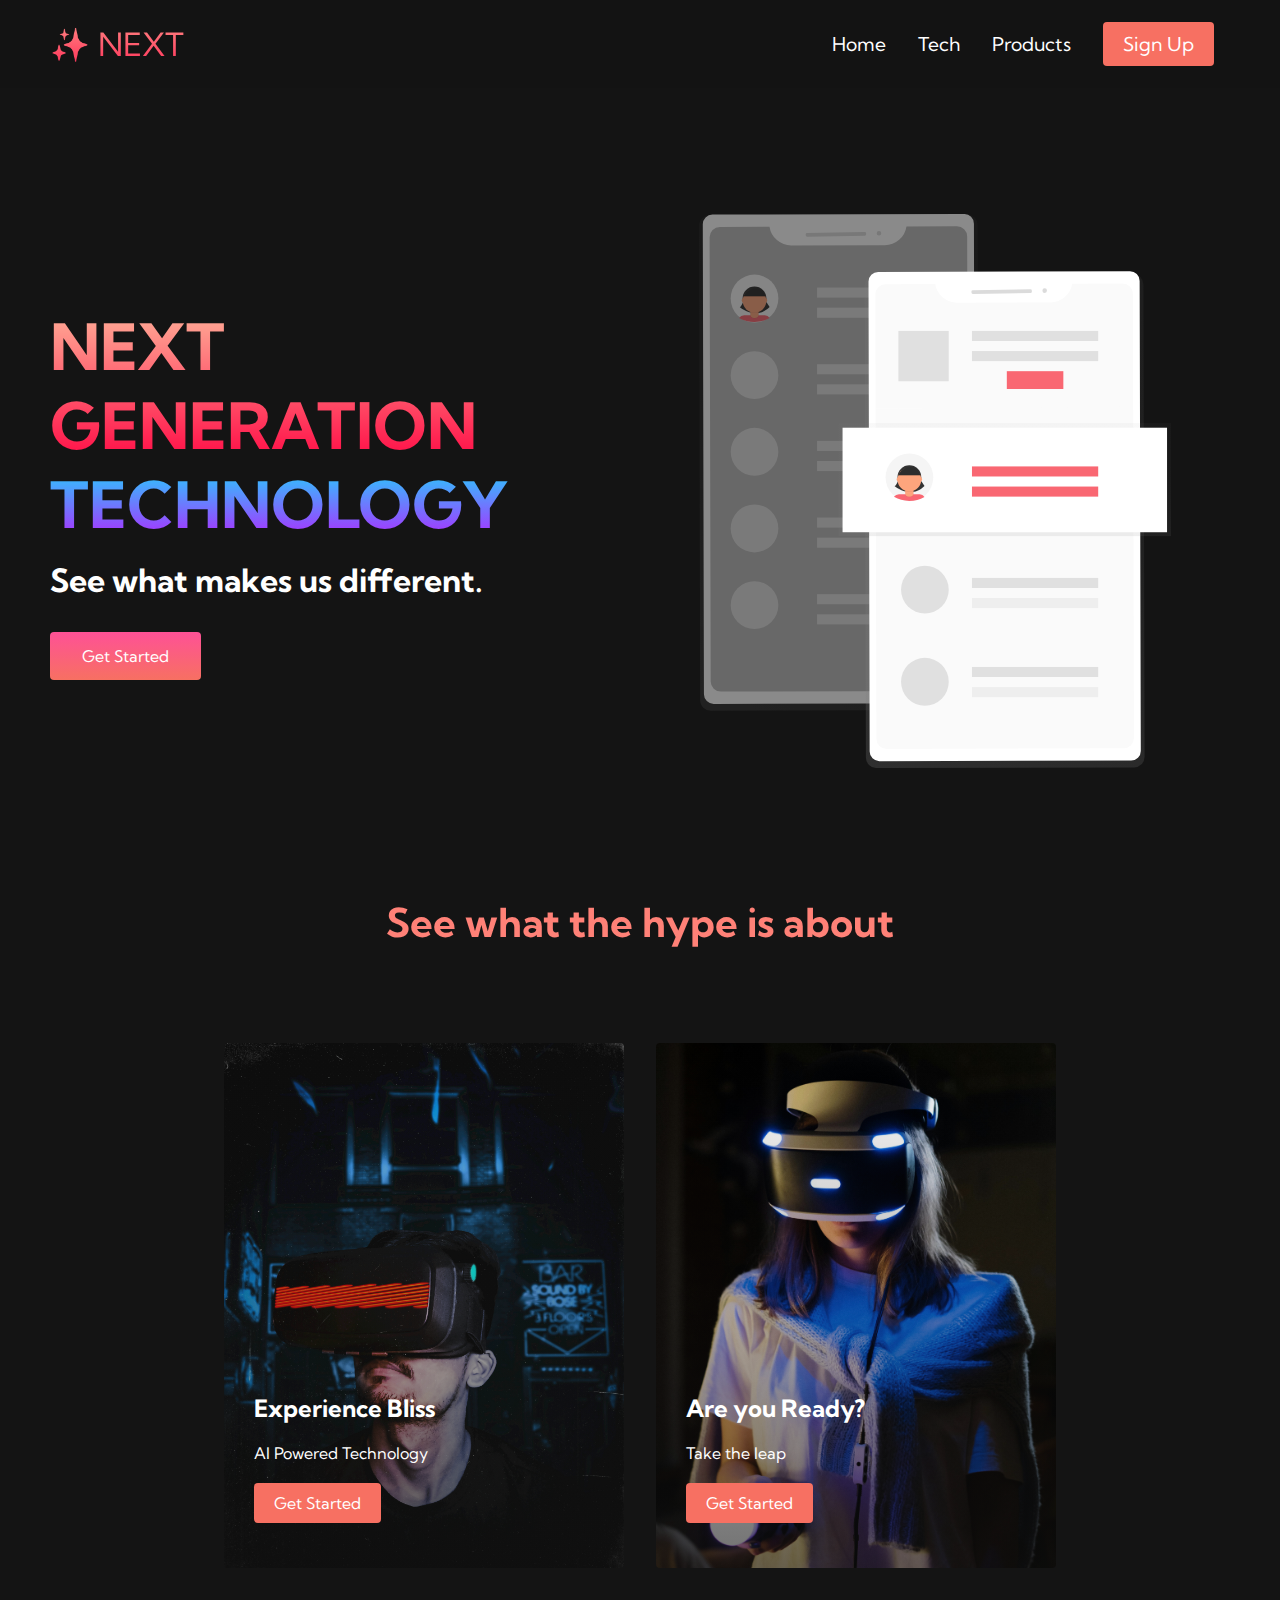
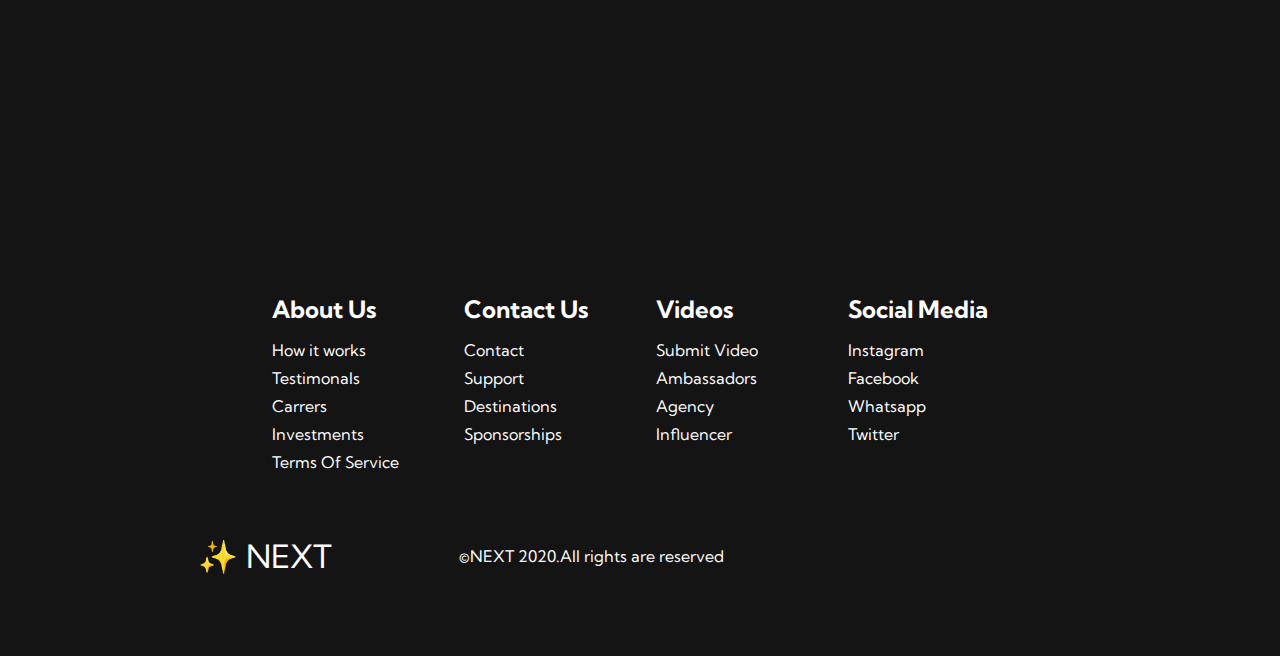
<file: Html,Css.Javascript project/index.html>
<!DOCTYPE html> 
<html lang="en">
<head>
    <meta charset="UTF-8">
    <meta name="viewport" content="width=device-width, initial-scale=1.0">
    <title>✨ NEXT Website</title>
    <link rel="stylesheet" href="Style.css">
    <link rel="preconnect" href="https://fonts.googleapis.com">
<link rel="preconnect" href="https://fonts.gstatic.com" crossorigin>
<link href="https://fonts.googleapis.com/css2?family=Kumbh+Sans:wght@100..900&display=swap" rel="stylesheet">
    <link rel="preconnect" href="https://fonts.googleapis.com">
<link rel="preconnect" href="https://fonts.gstatic.com" crossorigin>
<link href="https://fonts.googleapis.com/css2?family=Kumbh+Sans:wght@100..900&display=swap" rel="stylesheet">



</head>
<body>
    <nav class="navbar">
        <div class="navbar__container">
            <a href="/" id="navbar__logo">✨ NEXT</a>
            <div class="navbar__toggle" id="mobile-menu">
                <span class="bar"></span>
                <span class="bar"></span>
                <span class="bar"></span>
            </div>
            <ul class="navbar__menu">
            <li class="navbar__item">
                <a href="index.html" class="navbar__links">Home
                </a>
            </li>
            <li class="navbar__item">
                <a href="tech.html" class="navbar__links">Tech
                </a>
            </li>
            <li class="navbar__items">
                <a href="products.html" class="navbar__links">Products
                </a>
            </li>
            <li class="navbar__btn">
                <a href="signin.html" class=button>Sign Up
                </a>
                
            </li>
            </ul>
           </div>
    </nav>

    <div class="main">
        <div class="main__container">
                <div class="main__content">
                    <h1>NEXT GENERATION</h1>
                    <h2>TECHNOLOGY</h2>
                    <p>See what makes us different.</p>
                    <button class="main__btn"><a href="tech1.html">Get Started</a></button>
                </div>
                  <div class="main__img--container">
                    <img src="images/pic1.svg" alt="pic" id="main__img">
             </div>
            </div>

        </div>
    </div>



    <div class="services">
        <h1>See what the hype is about</h1>
        
        <div class="services__container">
            <div class="services__card">
                <h2>Experience Bliss</h2>
                 <p>AI Powered Technology</p>
                 <button class="one">Get Started</button>
            </div>
            <div class="services__card">
                <h2>Are you Ready?</h2>
                 <p>Take the leap</p>
                 <button class="one">Get Started</button>
            </div>
            </div>
        </div>

    <div class="footer__container">
        <div class="footer__links">
            <div class="footer__link--wrapper">
                <div class="footer__link--items">
                    <h2>About Us</h2>
                    <a href="/sign__up">How it works</a>
                    <a href="/">Testimonals</a>
                    <a href="/">Carrers</a>
                    <a href="/">Investments</a>
                    <a href="/">Terms Of Service</a>
                </div>
                <div class="footer__link--items">
                    <h2>Contact Us</h2>
                    <a href="/">Contact</a>
                    <a href="/">Support</a>
                    <a href="/">Destinations</a>
                    <a href="/">Sponsorships</a>
                </div>
            </div>
            <div class="footer__link--wrapper">
                <div class="footer__link--items">
                    <h2>Videos</h2>
                    <a href="/">Submit Video</a>
                    <a href="/">Ambassadors</a>
                    <a href="/">Agency</a>
                    <a href="/">Influencer</a>
                </div>
                <div class="footer__link--items">
                    <h2>Social Media</h2>
                    <a href="/">Instagram</a>
                    <a href="/">Facebook</a>
                    <a href="/">Whatsapp</a>
                    <a href="/">Twitter</a>
                </div>
            </div>
         </div>
         <div class="social__media">
            <div class="social__media--wrap">
                <div class="footer__logo">
                    <a href="/" id="footer__logo"><i class="fas fa-gem"></i> ✨ NEXT</a>
                </div>
                <p class="website__right">&copy;NEXT 2020.All rights are reserved</p>
               
                <div class="social__icons">
                <a href="/" class="social__icon--link" target="_blank">
                    <i class="fab fa-Instagram"></i>
                </a>
                <a href="/" class="social__icon--link" target="_blank">
                    <i class="fab fa-Facebook"></i>
                </a>
                <a href="/" class="social__icon--link" target="_blank">
                    <i class="fab fa-Whatsapp"></i>
                </a>
                <a href="/" class="social__icon--link" target="_blank">
                    <i class="fab fa-Twitter"></i>
                </a>
                </div>
            </div>
         </div>
       </div>

    <script src="script.js"></script>
</body>
</html>
</file>
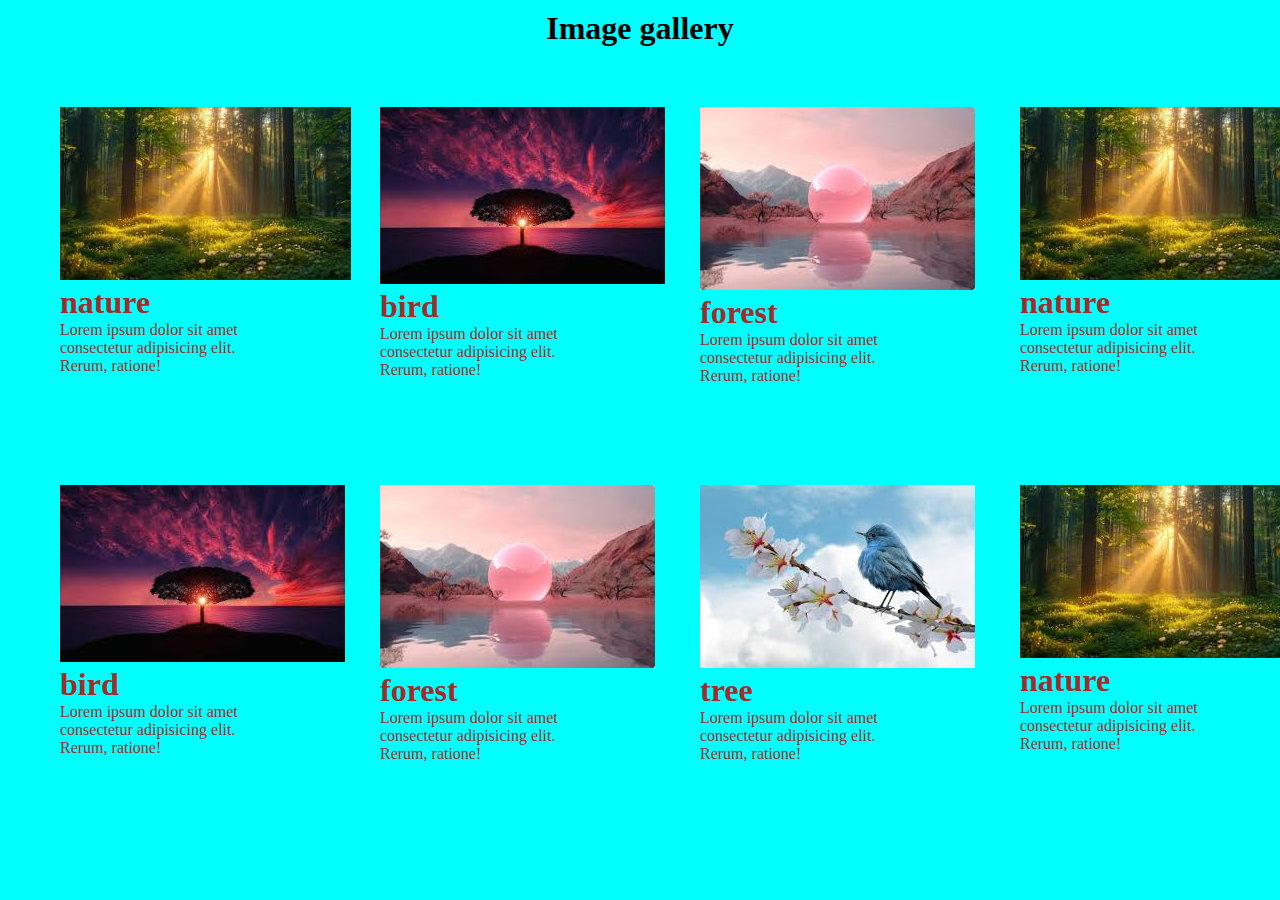
<file: Task 1/css position/index.html>
<!DOCTYPE html>
<html lang="en">
<head>
    <meta charset="UTF-8">
    <meta name="viewport" content="width=device-width, initial-scale=1.0">
    <link rel="stylesheet" href="style.css">
    <title>Image gallery</title>
</head>
<body>
    <div>
        <h1 class="one">Image gallery</h1>
        </h1>
    

    <div class="two">
        <div>
        <img src="image3.jpeg"alt="html">
        <h1>nature</h1>
        <p>Lorem ipsum dolor sit amet consectetur adipisicing elit. Rerum, ratione!</p>
        </div>
        <div>
        <img src="image4.jpeg"alt="html">
        <h1>bird</h1>
        <p>Lorem ipsum dolor sit amet consectetur adipisicing elit. Rerum, ratione!</p>
        </div>
        <div>
        <img src="image5.jpeg"alt="html">
        <h1>forest</h1>
        <p>Lorem ipsum dolor sit amet consectetur adipisicing elit. Rerum, ratione!</p>
        </div>
        <div>
        <img src="image3.jpeg"alt="html">
        <h1>nature</h1>
        <p>Lorem ipsum dolor sit amet consectetur adipisicing elit. Rerum, ratione!</p>
        </div>
        <div>
        <img src="image4.jpeg"alt="html">
        <h1>bird</h1>
        <p>Lorem ipsum dolor sit amet consectetur adipisicing elit. Rerum, ratione!</p>
        </div>
        <div>
        <img src="image5.jpeg"alt="html">
        <h1>forest</h1>
        <p>Lorem ipsum dolor sit amet consectetur adipisicing elit. Rerum, ratione!</p>
        </div>
        <div>
        <img src="image6.jpeg"alt="html">
        <h1>tree</h1>
        <p>Lorem ipsum dolor sit amet consectetur adipisicing elit. Rerum, ratione!</p>
        </div>
        <div>
        <img src="image3.jpeg"alt="html">
        <h1>nature</h1>
        <p>Lorem ipsum dolor sit amet consectetur adipisicing elit. Rerum, ratione!</p>
        </div>
        


    </div>
    
</body>
</html>
</file>
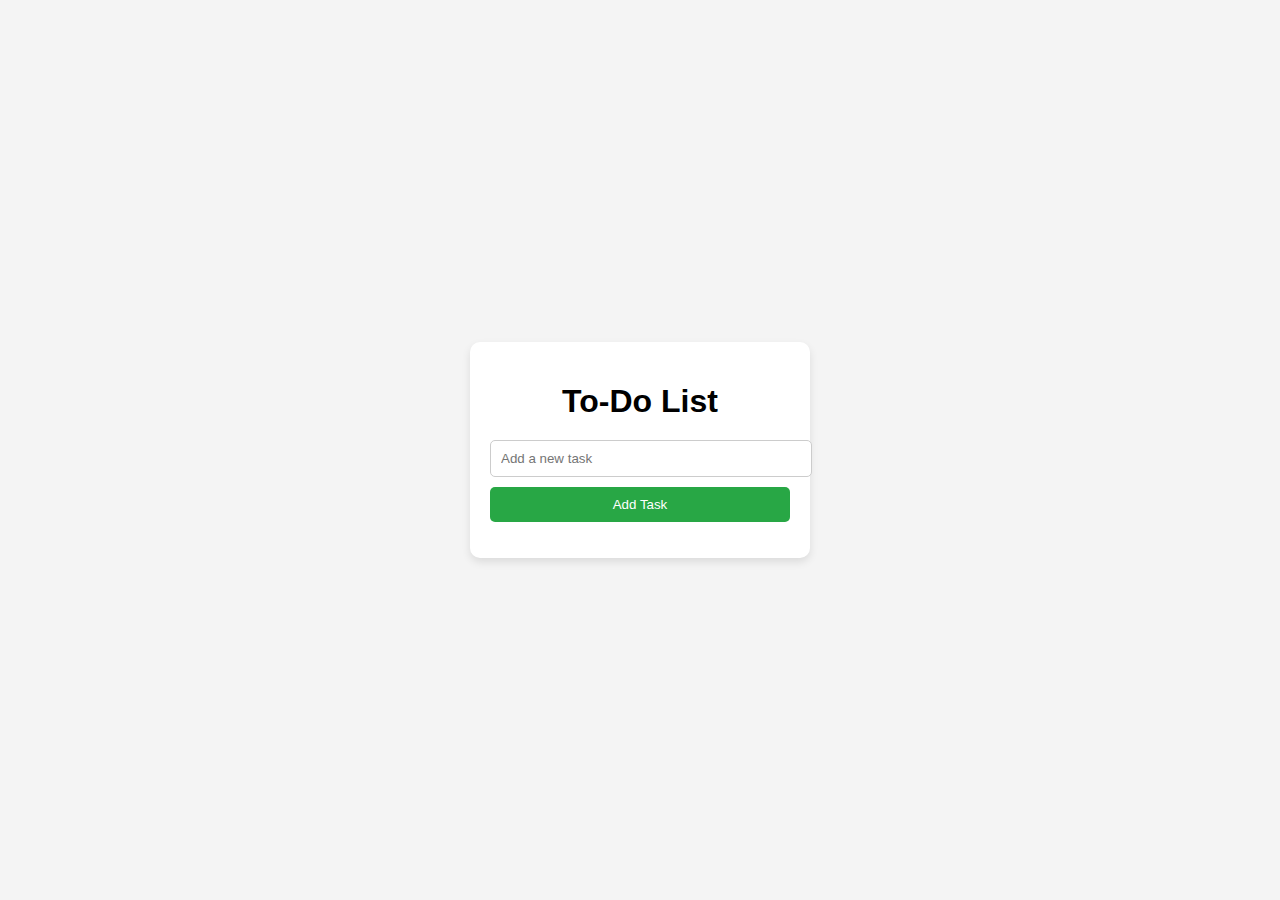
<file: Task 1/week 4/index.html>
<!DOCTYPE html>
<html lang="en">
<head>
  <meta charset="UTF-8">
  <meta name="viewport" content="width=device-width, initial-scale=1.0">
  <title>Interactive To-Do List</title>
  <link rel="stylesheet" href="style.css">
</head>
<body>
  <div class="container">
    <h1>To-Do List</h1>
    <input type="text" id="new-task" placeholder="Add a new task">
    <button id="add-task-btn">Add Task</button>

    <ul id="tasks-list"></ul>
  </div>

  <script src="script.js"></script>
</body>
</html>
</file>
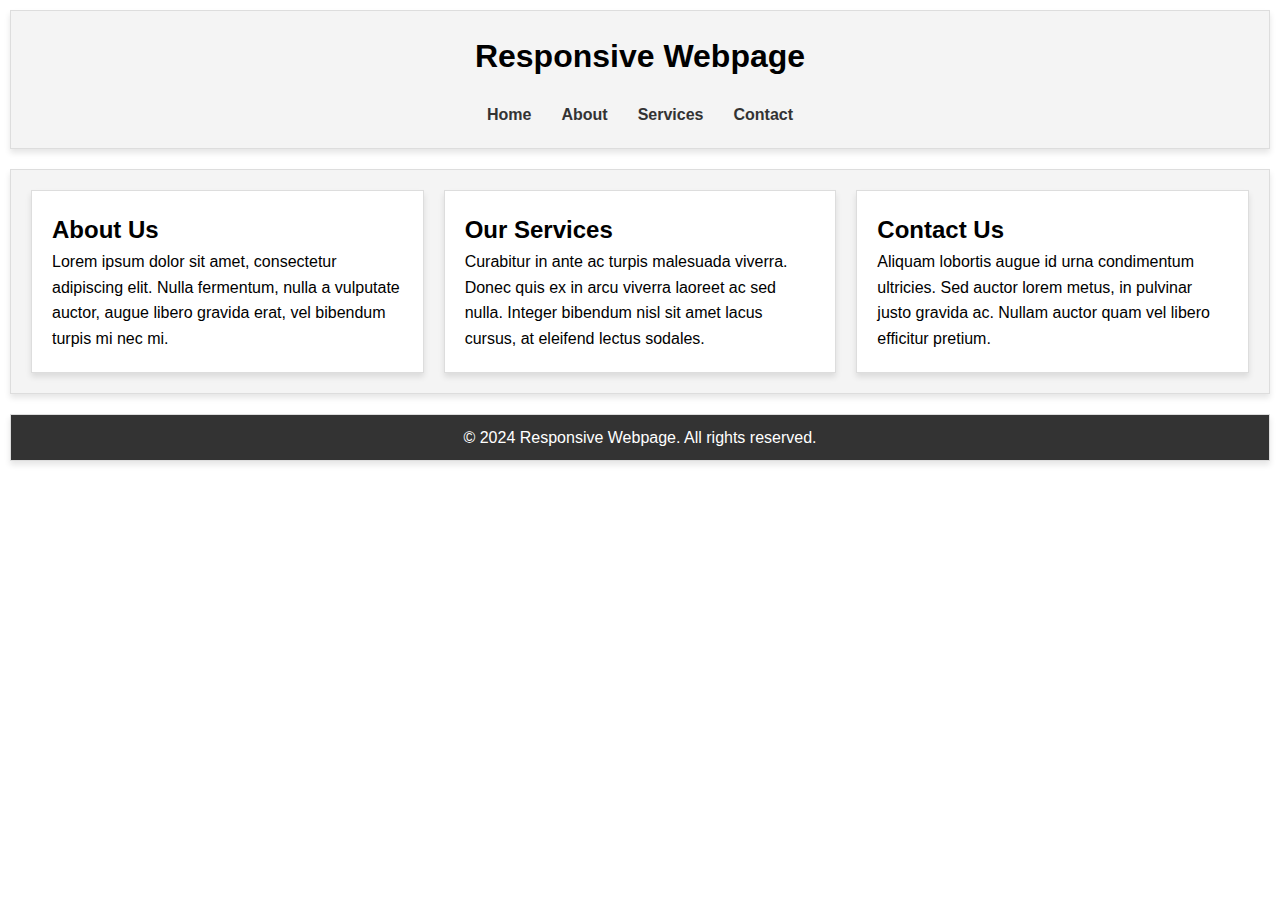
<file: Task 1/week2/index.html>
<!DOCTYPE html>
<html lang="en">
<head>
  <meta charset="UTF-8">
  <meta name="viewport" content="width=device-width, initial-scale=1.0">
  <title>Responsive Webpage</title>
  <style>
    /* Basic Global Styles */
    * {
      margin: 0;
      padding: 0;
      box-sizing: border-box;
    }
    
    body {
      font-family: Arial, sans-serif;
      line-height: 1.6;
      padding: 10px;
    }
    
    h1 {
      text-align: center;
      margin-bottom: 20px;
    }
    
    .container {
      display: grid;
      gap: 20px;
    }
    
    header,
    .content,
    footer {
      padding: 20px;
      border: 1px solid #ddd;
      box-shadow: 0 4px 6px rgba(0, 0, 0, 0.1);
      background-color: #f4f4f4;
    }
    
    nav ul {
      list-style: none;
      display: flex;
      justify-content: center;
    }
    
    nav ul li {
      margin: 0 15px;
    }
    
    nav ul li a {
      text-decoration: none;
      color: #333;
      font-weight: bold;
    }
    
    .content {
      display: grid;
      grid-template-columns: repeat(auto-fit, minmax(300px, 1fr));
      gap: 20px;
    }
    
    .box {
      padding: 20px;
      background-color: #fff;
      border: 1px solid #ddd;
      box-shadow: 0 4px 6px rgba(0, 0, 0, 0.1);
    }

    footer {
      text-align: center;
      padding: 10px;
      background-color: #333;
      color: white;
    }

    /* Media Queries */
    @media (max-width: 1200px) {
      .content {
        grid-template-columns: repeat(auto-fit, minmax(250px, 1fr));
      }
    }
    
    @media (max-width: 768px) {
      .content {
        grid-template-columns: 1fr;
      }
      
      nav ul {
        flex-direction: column;
        align-items: center;
      }
      
      nav ul li {
        margin-bottom: 10px;
      }
    }

    @media (max-width: 480px) {
      body {
        padding: 5px;
      }

      header,
      .content,
      footer {
        padding: 15px;
      }
    }

  </style>
</head>
<body>

  <div class="container">
    <header>
      <h1>Responsive Webpage</h1>
      <nav>
        <ul>
          <li><a href="#home">Home</a></li>
          <li><a href="#about">About</a></li>
          <li><a href="#services">Services</a></li>
          <li><a href="#contact">Contact</a></li>
        </ul>
      </nav>
    </header>
    
    <div class="content">
      <div class="box">
        <h2>About Us</h2>
        <p>Lorem ipsum dolor sit amet, consectetur adipiscing elit. Nulla fermentum, nulla a vulputate auctor, augue libero gravida erat, vel bibendum turpis mi nec mi.</p>
      </div>
      
      <div class="box">
        <h2>Our Services</h2>
        <p>Curabitur in ante ac turpis malesuada viverra. Donec quis ex in arcu viverra laoreet ac sed nulla. Integer bibendum nisl sit amet lacus cursus, at eleifend lectus sodales.</p>
      </div>
      
      <div class="box">
        <h2>Contact Us</h2>
        <p>Aliquam lobortis augue id urna condimentum ultricies. Sed auctor lorem metus, in pulvinar justo gravida ac. Nullam auctor quam vel libero efficitur pretium.</p>
      </div>
    </div>
    
    <footer>
      <p>&copy; 2024 Responsive Webpage. All rights reserved.</p>
    </footer>
  </div>

</body>
</html>
</file>
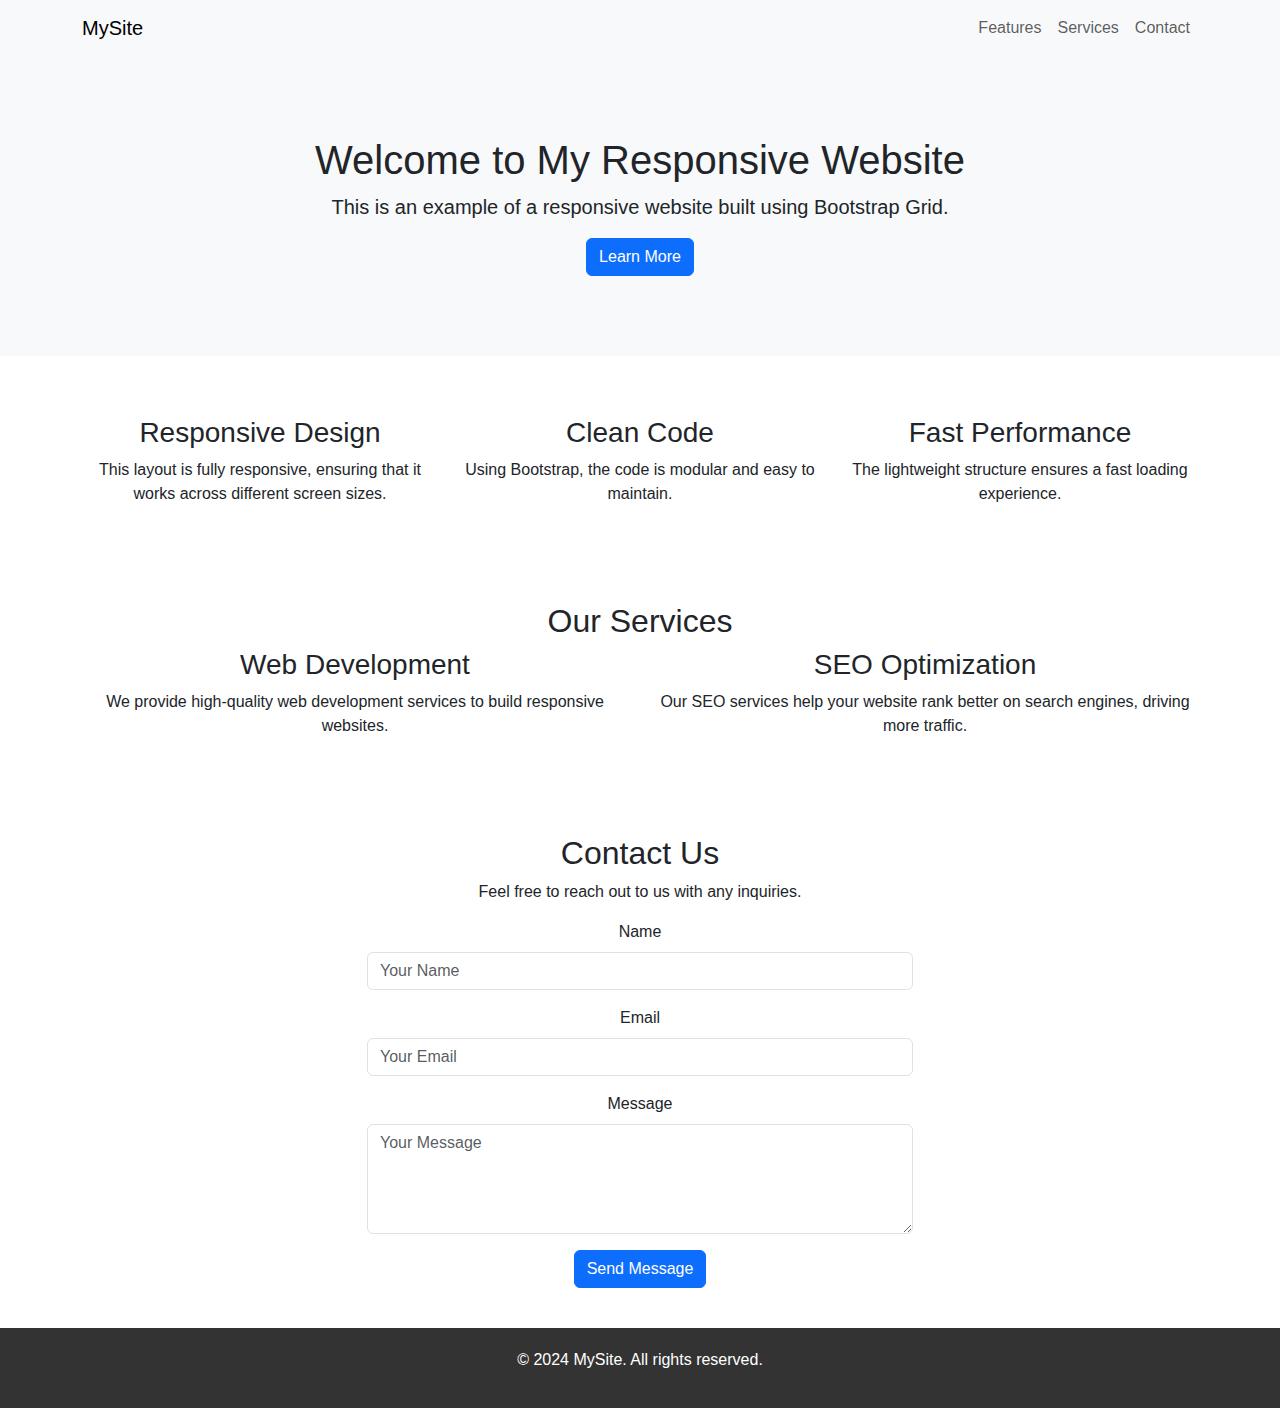
<file: Task 1/week3/index.html>
<!DOCTYPE html>
<html lang="en">
<head>
  <meta charset="UTF-8">
  <meta name="viewport" content="width=device-width, initial-scale=1.0">
  <title>Responsive Website</title>
  <!-- Bootstrap CSS -->
  <link href="https://cdn.jsdelivr.net/npm/bootstrap@5.3.0-alpha1/dist/css/bootstrap.min.css" rel="stylesheet">
  <style>
    body {
      font-family: Arial, sans-serif;
    }
    
    .hero {
      background-color: #f8f9fa;
      padding: 80px 20px;
      text-align: center;
    }

    .feature {
      padding: 40px 0;
      text-align: center;
    }

    .feature-icon {
      font-size: 50px;
      color: #007bff;
      margin-bottom: 20px;
    }

    footer {
      background-color: #333;
      color: white;
      padding: 20px;
      text-align: center;
    }

  </style>
</head>
<body>

  <!-- Navigation -->
  <nav class="navbar navbar-expand-lg navbar-light bg-light">
    <div class="container">
      <a class="navbar-brand" href="#">MySite</a>
      <button class="navbar-toggler" type="button" data-bs-toggle="collapse" data-bs-target="#navbarNav" aria-controls="navbarNav" aria-expanded="false" aria-label="Toggle navigation">
        <span class="navbar-toggler-icon"></span>
      </button>
      <div class="collapse navbar-collapse" id="navbarNav">
        <ul class="navbar-nav ms-auto">
          <li class="nav-item">
            <a class="nav-link" href="#features">Features</a>
          </li>
          <li class="nav-item">
            <a class="nav-link" href="#services">Services</a>
          </li>
          <li class="nav-item">
            <a class="nav-link" href="#contact">Contact</a>
          </li>
        </ul>
      </div>
    </div>
  </nav>

  <!-- Hero Section -->
  <section class="hero">
    <div class="container">
      <h1>Welcome to My Responsive Website</h1>
      <p class="lead">This is an example of a responsive website built using Bootstrap Grid.</p>
      <a href="#features" class="btn btn-primary">Learn More</a>
    </div>
  </section>

  <!-- Features Section -->
  <section class="feature" id="features">
    <div class="container">
      <div class="row">
        <div class="col-lg-4 col-md-6">
          <div class="feature-box">
            <div class="feature-icon">
              <i class="bi bi-laptop"></i>
            </div>
            <h3>Responsive Design</h3>
            <p>This layout is fully responsive, ensuring that it works across different screen sizes.</p>
          </div>
        </div>
        <div class="col-lg-4 col-md-6">
          <div class="feature-box">
            <div class="feature-icon">
              <i class="bi bi-code-slash"></i>
            </div>
            <h3>Clean Code</h3>
            <p>Using Bootstrap, the code is modular and easy to maintain.</p>
          </div>
        </div>
        <div class="col-lg-4 col-md-6">
          <div class="feature-box">
            <div class="feature-icon">
              <i class="bi bi-speedometer"></i>
            </div>
            <h3>Fast Performance</h3>
            <p>The lightweight structure ensures a fast loading experience.</p>
          </div>
        </div>
      </div>
    </div>
  </section>

  <!-- Services Section -->
  <section class="feature" id="services">
    <div class="container">
      <h2 class="text-center">Our Services</h2>
      <div class="row">
        <div class="col-md-6">
          <div class="service-item">
            <h3>Web Development</h3>
            <p>We provide high-quality web development services to build responsive websites.</p>
          </div>
        </div>
        <div class="col-md-6">
          <div class="service-item">
            <h3>SEO Optimization</h3>
            <p>Our SEO services help your website rank better on search engines, driving more traffic.</p>
          </div>
        </div>
      </div>
    </div>
  </section>

  <!-- Contact Section -->
  <section class="feature" id="contact">
    <div class="container">
      <h2 class="text-center">Contact Us</h2>
      <p class="text-center">Feel free to reach out to us with any inquiries.</p>
      <div class="row justify-content-center">
        <div class="col-md-6">
          <form>
            <div class="mb-3">
              <label for="name" class="form-label">Name</label>
              <input type="text" class="form-control" id="name" placeholder="Your Name">
            </div>
            <div class="mb-3">
              <label for="email" class="form-label">Email</label>
              <input type="email" class="form-control" id="email" placeholder="Your Email">
            </div>
            <div class="mb-3">
              <label for="message" class="form-label">Message</label>
              <textarea class="form-control" id="message" rows="4" placeholder="Your Message"></textarea>
            </div>
            <button type="submit" class="btn btn-primary">Send Message</button>
          </form>
        </div>
      </div>
    </div>
  </section>

  <!-- Footer -->
  <footer>
    <p>&copy; 2024 MySite. All rights reserved.</p>
  </footer>

  <!-- Bootstrap JS (optional but recommended for navbar collapse and other features) -->
  <script src="https://cdn.jsdelivr.net/npm/bootstrap@5.3.0-alpha1/dist/js/bootstrap.bundle.min.js"></script>

</body>
</html>
</file>
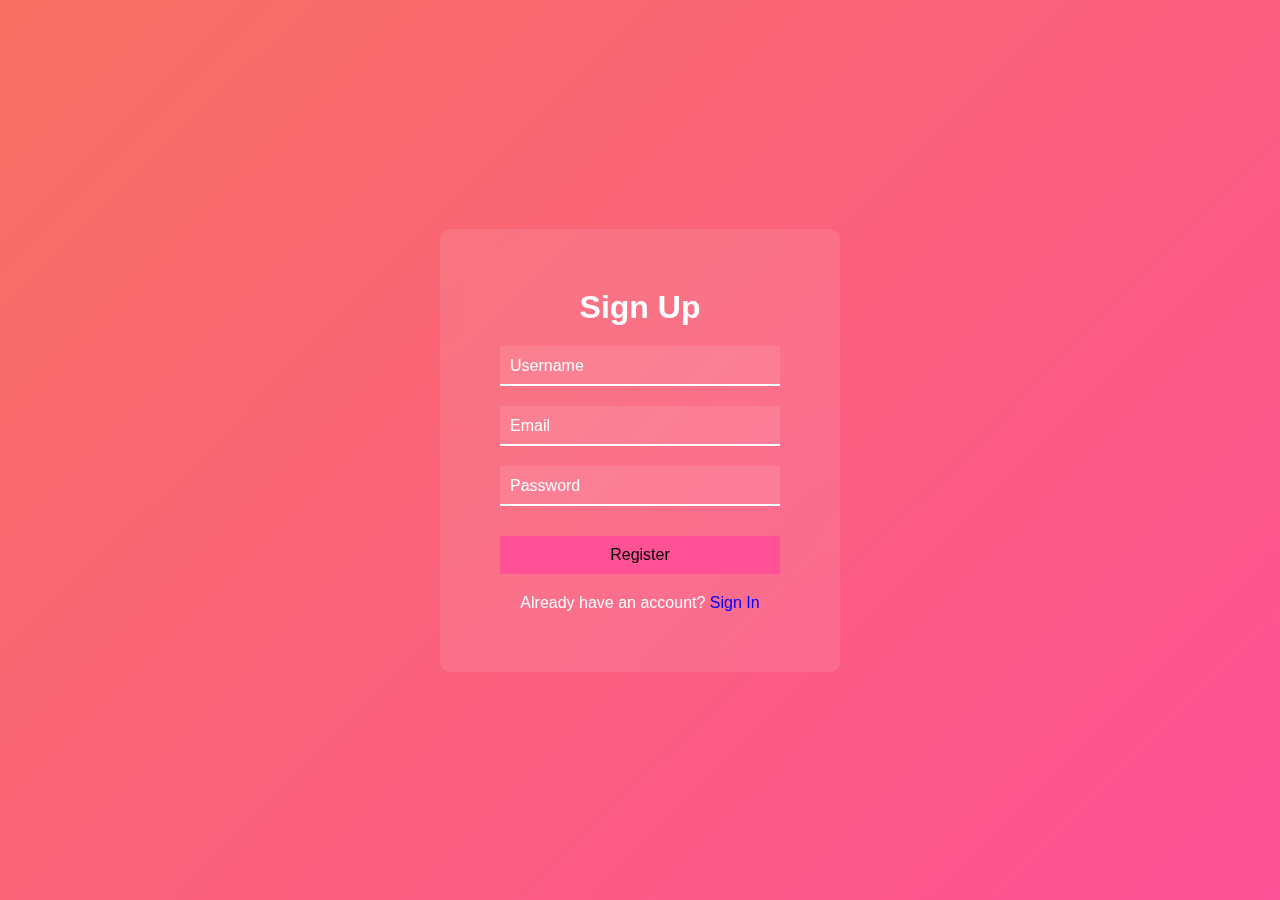
<file: Html,Css.Javascript project/dashboard.html>
<!DOCTYPE html>
<html lang="en">
<head>
    <meta charset="UTF-8">
    <meta name="viewport" content="width=device-width, initial-scale=1.0">
    <title>User Dashboard | NEXT</title>
    <link rel="stylesheet" href="style5.css">
</head>
<body>
    <nav class="navbar">
        <div class="navbar__container">
            <a href="/" id="navbar__logo">✨ NEXT</a>
            <ul class="navbar__menu">
                <li class="navbar__item user-profile" id="user-profile">
                    <img src="" alt="User Image" id="user-img" class="user-img">
                    <span id="user-name"></span>
                    <a href="#" id="logout-btn" class="button">Logout</a>
                </li>
            </ul>
        </div>
    </nav>

    <div class="main">
        <div class="main__container">
            <div class="main__content">
                <h1>Welcome, <span id="user-name-display">User</span>!</h1>
                <p>We are glad to have you back. Explore your dashboard and discover more.</p>
                <button class="main__btn"><a href="products.html">Explore Products</a></button>
            </div>
            <div class="main__img--container">
                <img src="images/pic9.jpg" alt="Tech Image" id="main__img">
            </div>
        </div>
    </div>

    <script src="dashboard.js"></script>
</body>
</html>
</file>
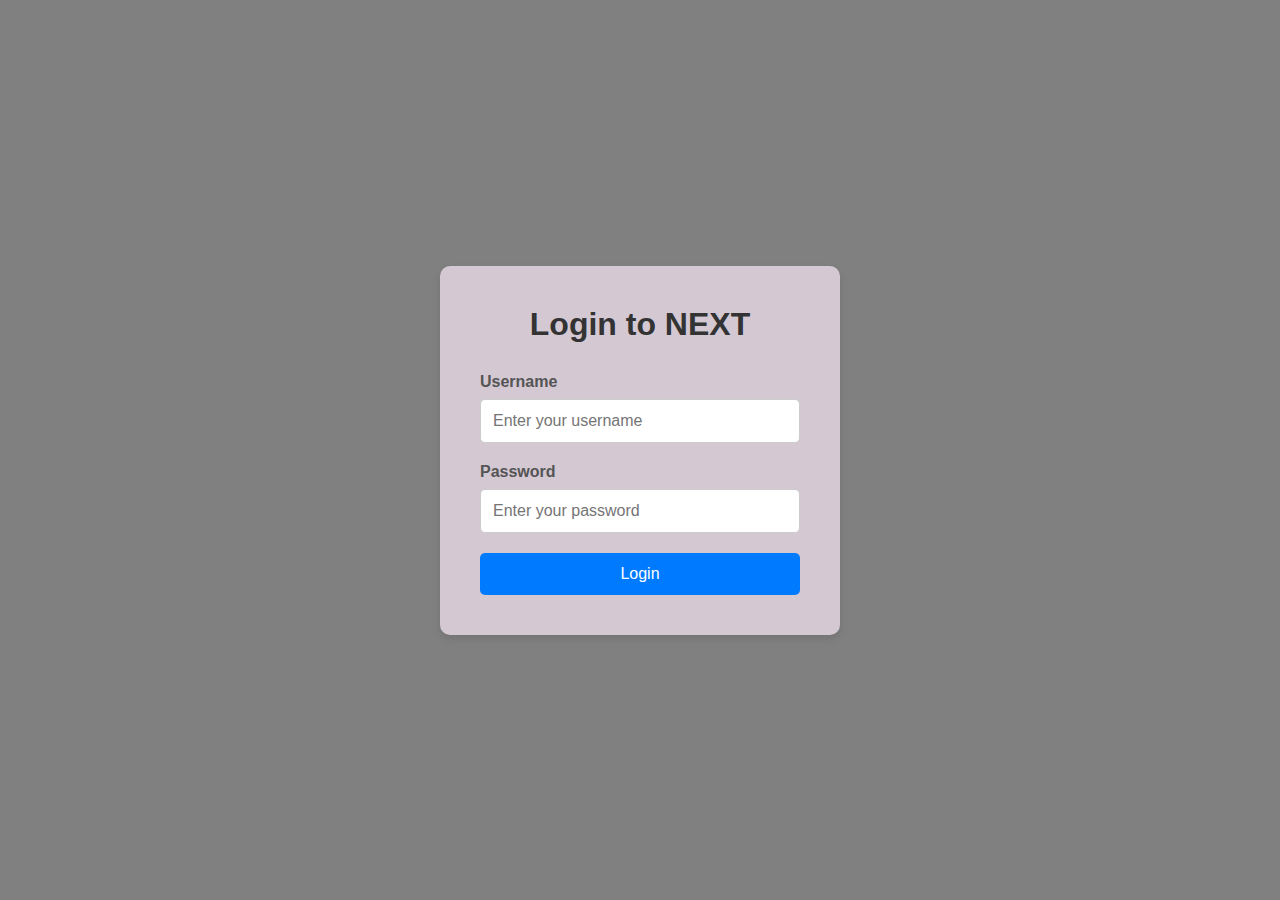
<file: Html,Css.Javascript project/login.html>
<!DOCTYPE html>
<html lang="en">
<head>
    <meta charset="UTF-8">
    <meta name="viewport" content="width=device-width, initial-scale=1.0">
    <title>Login | NEXT</title>
    <link rel="stylesheet" href="style6.css">
</head>
<body>
    <div class="login__container">
        <h1>Login to NEXT</h1>
        <form id="login-form">
            <label for="username">Username</label>
            <input type="text" id="username" placeholder="Enter your username" required>
            <label for="password">Password</label>
            <input type="password" id="password" placeholder="Enter your password" required>
            <button type="submit" id="login-btn">Login</button>
        </form>
    </div>

    <script src="script5.js"></script>
</body>
</html>
</file>
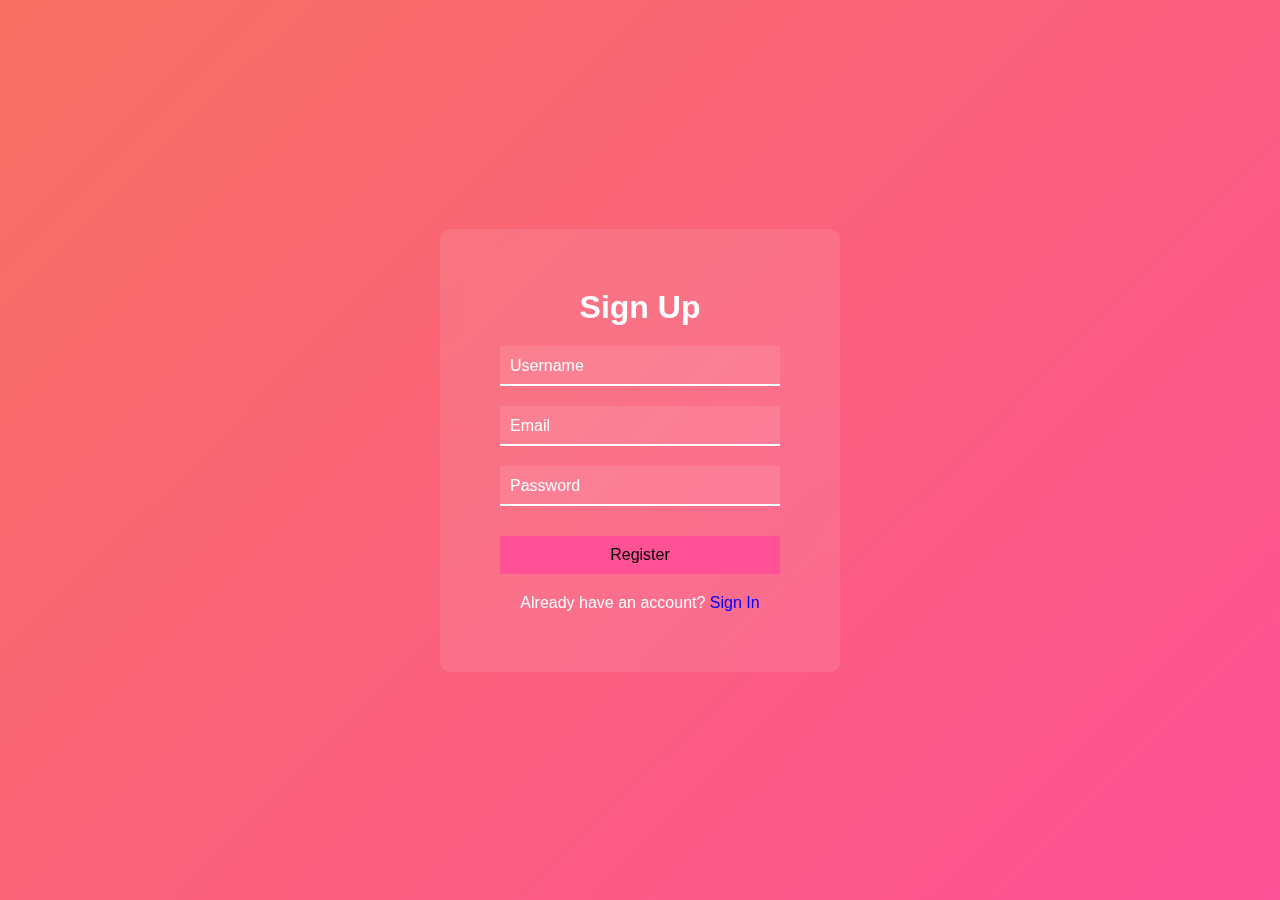
<file: Html,Css.Javascript project/signin.html>
<!DOCTYPE html>
<html lang="en">
<head>
    <meta charset="UTF-8">
    <meta name="viewport" content="width=device-width, initial-scale=1.0">
    <title>Sign Up</title>
    <link rel="stylesheet" href="style3.css">
</head>
<body>
    <div class="logreg-box">
        <div class="form-box signup">
            <form action="login.html" id="signupForm">
                <h2>Sign Up</h2>

                <div class="input-box">
                    <input type="text" required>
                    <label>Username</label>
                </div>

                <div class="input-box">
                    <input type="email" required>
                    <label>Email</label>
                </div>
        
                <div class="input-box">
                    <input type="password" required>
                    <label>Password</label>
                </div>

                <button type="submit" class="btn">Register</button>

                <div class="login-register">
                    <p>Already have an account? <a href="login.html">Sign In</a></p>
                </div>
            </form>
        </div>
    </div>

    <script src="script1.js"></script>
</body>
</html>
</file>
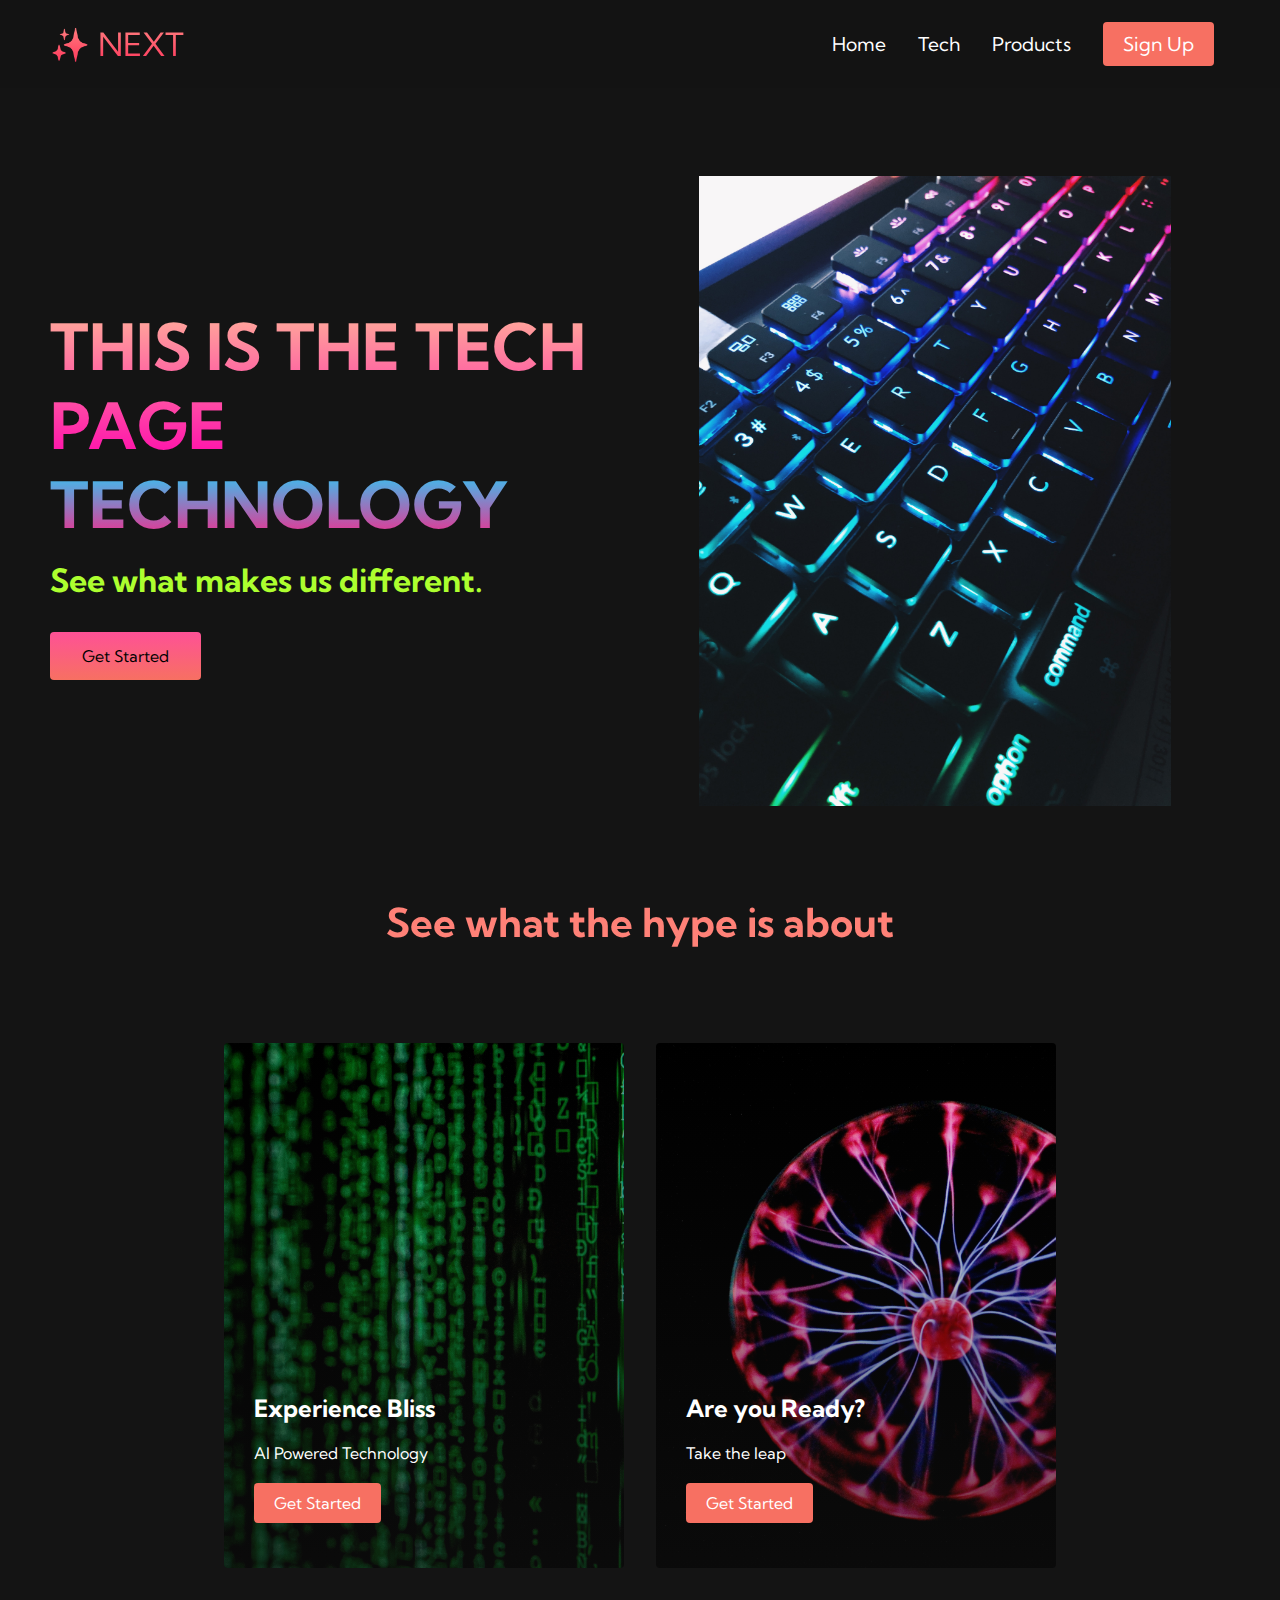
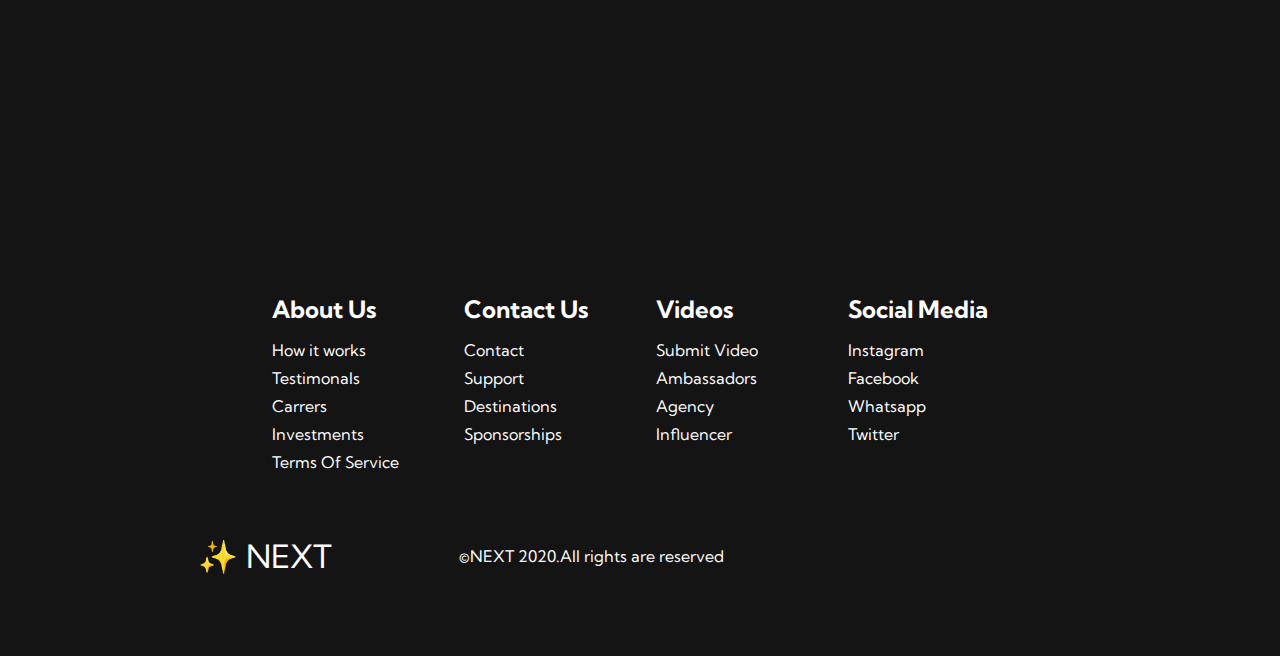
<file: Html,Css.Javascript project/tech.html>
<!DOCTYPE html>
<html lang="en">
<head>
    <meta charset="UTF-8">
    <meta name="viewport" content="width=device-width, initial-scale=1.0">
    <title>NEXT Website</title>
    <link rel="stylesheet" href="style1.css">
    <link rel="preconnect" href="https://fonts.googleapis.com">
<link rel="preconnect" href="https://fonts.gstatic.com" crossorigin>
<link href="https://fonts.googleapis.com/css2?family=Kumbh+Sans:wght@100..900&display=swap" rel="stylesheet">
    <link rel="preconnect" href="https://fonts.googleapis.com">
<link rel="preconnect" href="https://fonts.gstatic.com" crossorigin>
<link href="https://fonts.googleapis.com/css2?family=Kumbh+Sans:wght@100..900&display=swap" rel="stylesheet">


</head>
<body>
    <nav class="navbar">
        <div class="navbar__container">
            <a href="/" id="navbar__logo">✨ NEXT</a>
            <div class="navbar__toggle" id="mobile-menu">
                <span class="bar"></span>
                <span class="bar"></span>
                <span class="bar"></span>
            </div>
            <ul class="navbar__menu">
            <li class="navbar__item">
                <a href="index.html" class="navbar__links">Home
                </a>
            </li>
            <li class="navbar__item">
                <a href="tech.html" class="navbar__links">Tech
                </a>
            </li>
            <li class="navbar__items">
                <a href="products.html" class="navbar__links">Products
                </a>
            </li>
            <li class="navbar__btn">
                <a href="signin.html" class=button>Sign Up
                </a>
            </li>
            </ul>
           </div>
    </nav>

    <div class="main">
        <div class="main__container">
                <div class="main__content">
                    <h1>THIS IS THE TECH PAGE</h1>
                    <h2>TECHNOLOGY</h2>
                    <p>See what makes us different.</p>
                    <button class="main__btn"><a href="tech1.html">Get Started</a></button>
                </div>
                  <div class="main__img--container">
                    <img src="images/pic2.jpg" alt="pic" id="main__img">
             </div>
            </div>

        </div>
    </div>



    <div class="services">
        <h1>See what the hype is about</h1>
        
        <div class="services__container">
            <div class="services__card">
                <h2>Experience Bliss</h2>
                 <p>AI Powered Technology</p>
                 <button>Get Started</button>
            </div>
            <div class="services__card">
                <h2>Are you Ready?</h2>
                 <p>Take the leap</p>
                 <button>Get Started</button>
            </div>
            </div>
        </div>

    <div class="footer__container">
        <div class="footer__links">
            <div class="footer__link--wrapper">
                <div class="footer__link--items">
                    <h2>About Us</h2>
                    <a href="/sign__up">How it works</a>
                    <a href="/">Testimonals</a>
                    <a href="/">Carrers</a>
                    <a href="/">Investments</a>
                    <a href="/">Terms Of Service</a>
                </div>
                <div class="footer__link--items">
                    <h2>Contact Us</h2>
                    <a href="/">Contact</a>
                    <a href="/">Support</a>
                    <a href="/">Destinations</a>
                    <a href="/">Sponsorships</a>
                </div>
            </div>
            <div class="footer__link--wrapper">
                <div class="footer__link--items">
                    <h2>Videos</h2>
                    <a href="/">Submit Video</a>
                    <a href="/">Ambassadors</a>
                    <a href="/">Agency</a>
                    <a href="/">Influencer</a>
                </div>
                <div class="footer__link--items">
                    <h2>Social Media</h2>
                    <a href="/">Instagram</a>
                    <a href="/">Facebook</a>
                    <a href="/">Whatsapp</a>
                    <a href="/">Twitter</a>
                </div>
            </div>
         </div>
         <div class="social__media">
            <div class="social__media--wrap">
                <div class="footer__logo">
                    <a href="/" id="footer__logo"><i class="fas fa-gem"></i> ✨ NEXT</a>
                </div>
                <p class="website__right">&copy;NEXT 2020.All rights are reserved</p>
               
                <div class="social__icons">
                <a href="/" class="social__icon--link" target="_blank">
                    <i class="fab fa-Instagram"></i>
                </a>
                <a href="/" class="social__icon--link" target="_blank">
                    <i class="fab fa-Facebook"></i>
                </a>
                <a href="/" class="social__icon--link" target="_blank">
                    <i class="fab fa-Whatsapp"></i>
                </a>
                <a href="/" class="social__icon--link" target="_blank">
                    <i class="fab fa-Twitter"></i>
                </a>
                </div>
            </div>
         </div>
       </div>

    <script src="script.js"></script>
</body>
</html>
</file>
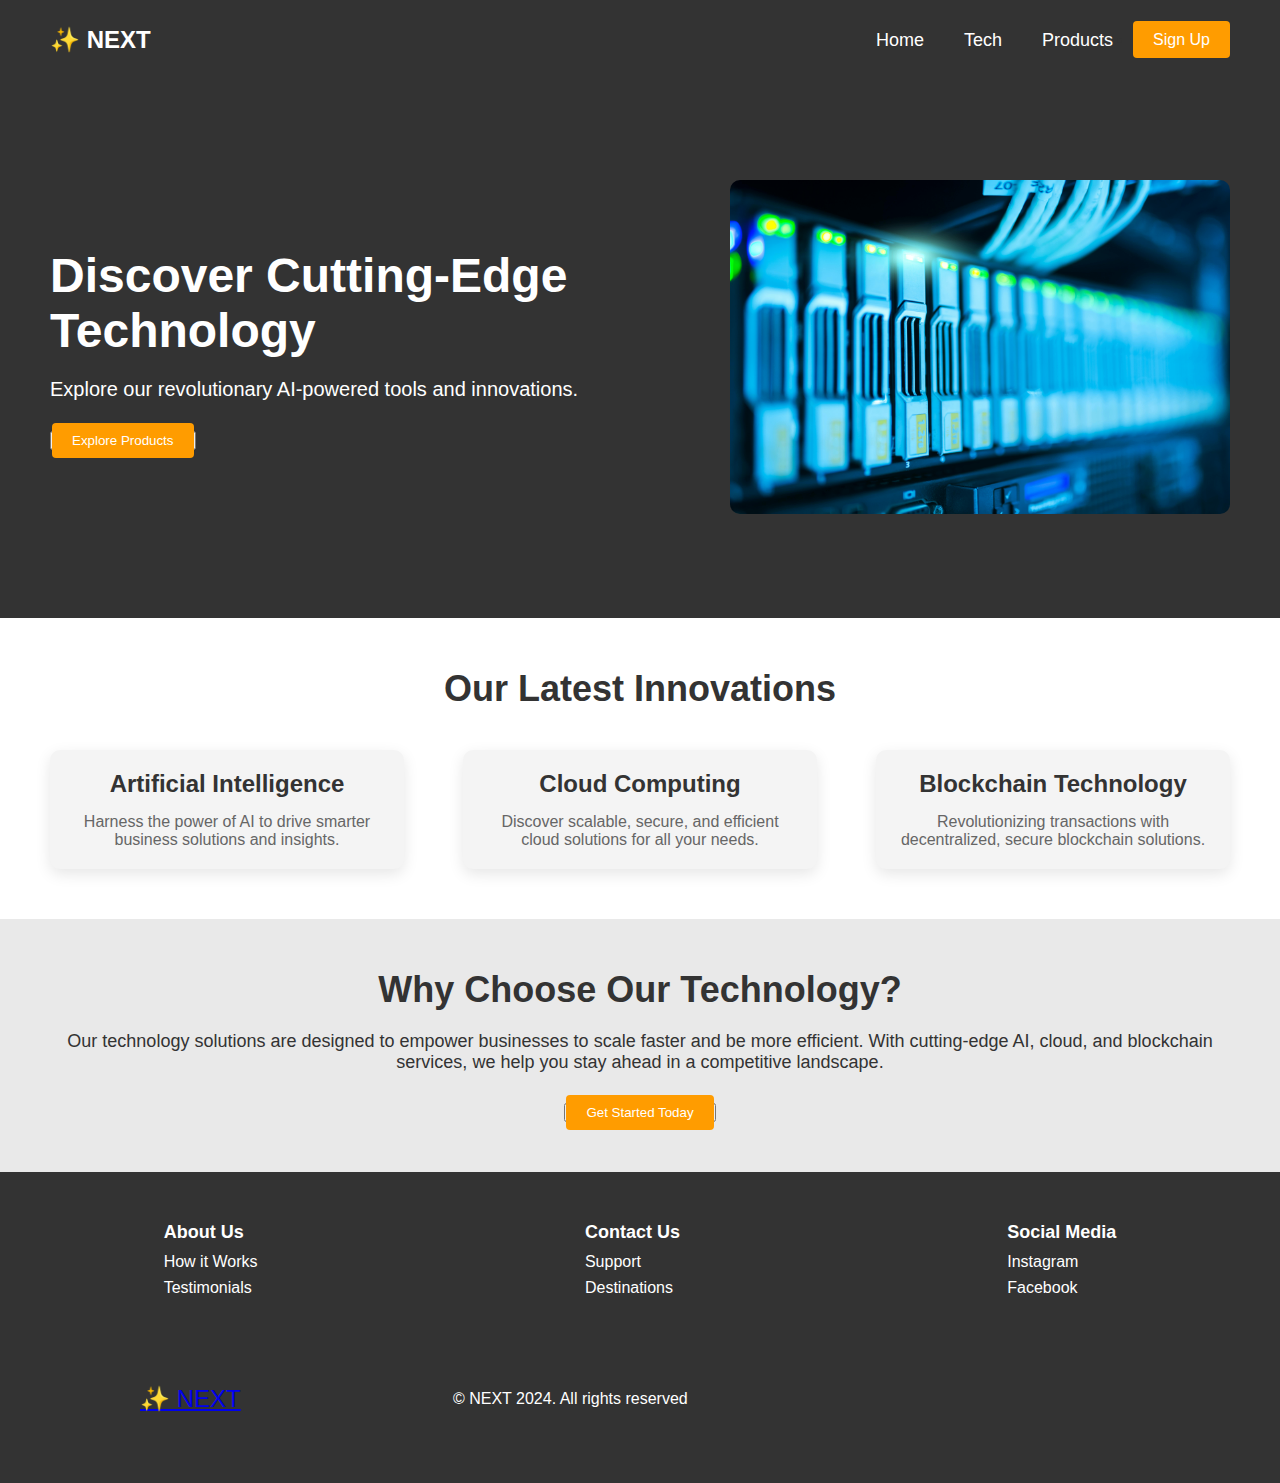
<file: Html,Css.Javascript project/tech1.html>
<!DOCTYPE html>
<html lang="en">
<head>
    <meta charset="UTF-8">
    <meta name="viewport" content="width=device-width, initial-scale=1.0">
    <title>Tech | NEXT</title>
    <link rel="stylesheet" href="style4.css">
</head>
<body>

    <nav class="navbar">
        <div class="navbar__container">
            <a href="index.html" id="navbar__logo">✨ NEXT</a>
            <div class="navbar__toggle" id="mobile-menu">
                <span class="bar"></span>
                <span class="bar"></span>
                <span class="bar"></span>
            </div>
            <ul class="navbar__menu">
                <li class="navbar__item">
                    <a href="index.html" class="navbar__links">Home</a>
                </li>
                <li class="navbar__item">
                    <a href="tech.html" class="navbar__links">Tech</a>
                </li>
                <li class="navbar__item">
                    <a href="products.html" class="navbar__links">Products</a>
                </li>
                <li class="navbar__btn">
                    <a href="signin.html" class="button">Sign Up</a>
                </li>
            </ul>
        </div>
    </nav>

    <div class="tech__hero">
        <div class="tech__content">
            <h1>Discover Cutting-Edge Technology</h1>
            <p>Explore our revolutionary AI-powered tools and innovations.</p>
            <button class="tech__btn"><a href="products.html">Explore Products</a></button>
        </div>
        <div class="tech__img--container">
            <img src="images/pic10.jpg" alt="Tech Image" class="tech__img">
        </div>
    </div>

    <div class="tech__section">
        <h2>Our Latest Innovations</h2>
        <div class="tech__container">
            <div class="tech__card">
                <h3>Artificial Intelligence</h3>
                <p>Harness the power of AI to drive smarter business solutions and insights.</p>
            </div>
            <div class="tech__card">
                <h3>Cloud Computing</h3>
                <p>Discover scalable, secure, and efficient cloud solutions for all your needs.</p>
            </div>
            <div class="tech__card">
                <h3>Blockchain Technology</h3>
                <p>Revolutionizing transactions with decentralized, secure blockchain solutions.</p>
            </div>
        </div>
    </div>

    <div class="tech__section--secondary">
        <h2>Why Choose Our Technology?</h2>
        <p>Our technology solutions are designed to empower businesses to scale faster and be more efficient. With cutting-edge AI, cloud, and blockchain services, we help you stay ahead in a competitive landscape.</p>
        <button class="tech__btn"><a href="signin.html">Get Started Today</a></button>
    </div>

    <footer class="footer__container">
        <div class="footer__links">
            <div class="footer__link--items">
                <h2>About Us</h2>
                <a href="/">How it Works</a>
                <a href="/">Testimonials</a>
            </div>
            <div class="footer__link--items">
                <h2>Contact Us</h2>
                <a href="/">Support</a>
                <a href="/">Destinations</a>
            </div>
            <div class="footer__link--items">
                <h2>Social Media</h2>
                <a href="/">Instagram</a>
                <a href="/">Facebook</a>
            </div>
        </div>
        <div class="social__media">
            <div class="social__media--wrap">
                <div class="footer__logo">
                    <a href="index.html" id="footer__logo">✨ NEXT</a>
                </div>
                <p class="website__right">© NEXT 2024. All rights reserved</p>
                <div class="social__icons">
                    <a href="/" class="social__icon--link">
                        <i class="fab fa-instagram"></i>
                    </a>
                    <a href="/" class="social__icon--link">
                        <i class="fab fa-facebook"></i>
                    </a>
                </div>
            </div>
        </div>
    </footer>

</body>
</html>
</file>
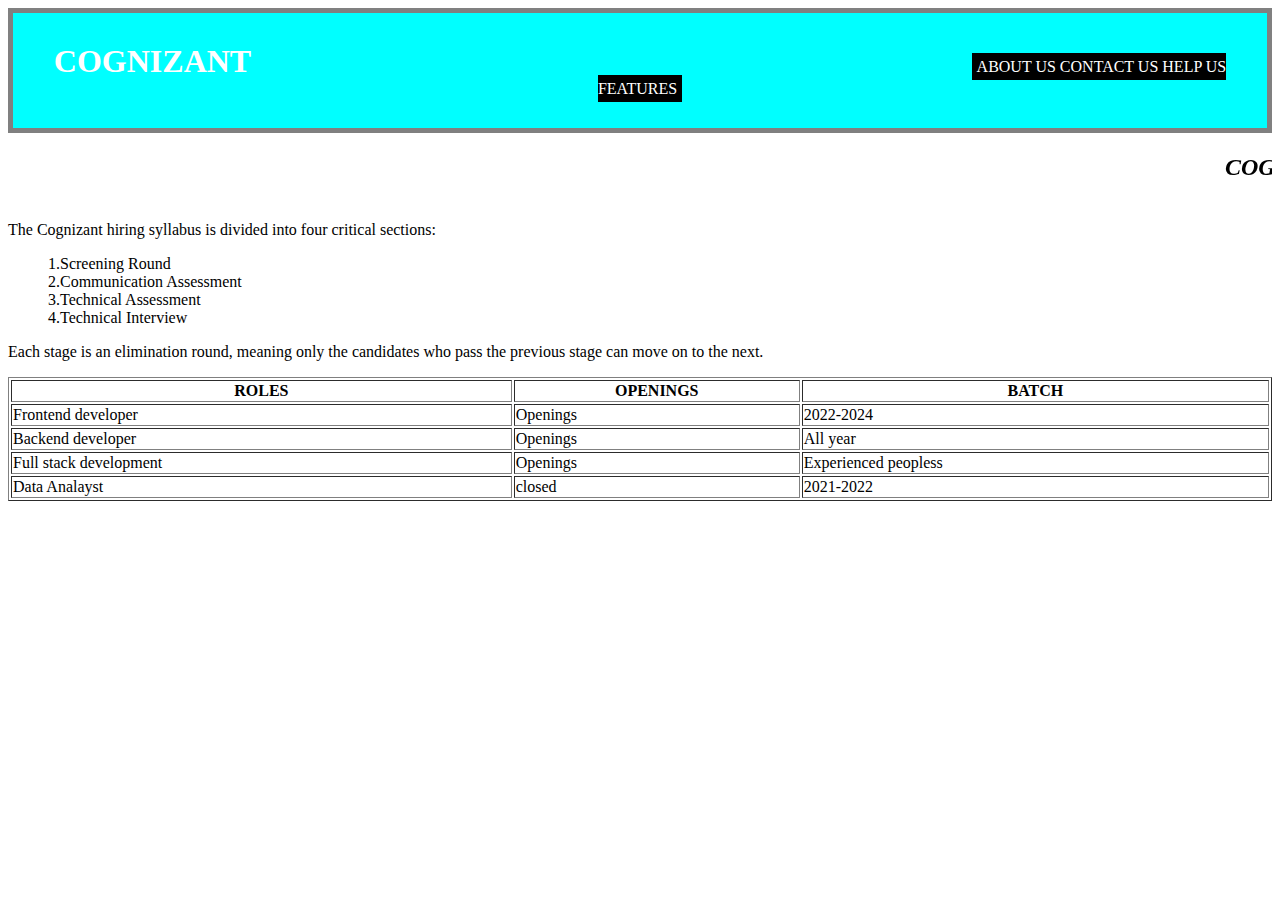
<file: Task 1/week.html>
<!DOCTYPE html>
<html lang="en">
<head>
    <meta charset="UTF-8">
    <meta name="viewport" content="width=device-width, initial-scale=1.0">
    <title>COGNIZANT</title>
    <link rel="icon" href="C:\Users\yazhu\Downloads\Cognizant-Logo.jpg" type="image/icon type">
</head>
<style>
    nav{
        border:5px solid gray;
        padding:30px;
        text-align:center;
        background-color: aqua;
    }
    li,h1,ul{
        display:inline;
    }
    ul{
        margin-left:60%;
        padding:5px;
        background-color: black;
        color:white;
    }
    table{
        width:100%   
         }
</style>
<body>
    <nav>
    <h1 style="color:white">COGNIZANT</h1>
    
    <ul>
        <li>ABOUT US</li>
        <li>CONTACT US</li>
        <li>HELP US</li>
        <li>FEATURES</li>

    </ul>
    </nav>
    <marquee><i> <h2>COGNIZANT IS HIRING 🚀</h2> </i></marquee>
    <p>The Cognizant hiring syllabus is divided into four critical sections: </p>
    <ol>
      <li style="display:block">1.Screening Round</li>
      <li style="display:block">2.Communication Assessment</li> 
      <li style="display:block">3.Technical Assessment</li> 
      <li style="display:block">4.Technical Interview</li> 
    </ol>
   <p>Each stage is an elimination round, meaning only the candidates who pass the previous stage can move on to the next.</p>
   <table border="1">
    <tr>
        <th>ROLES</th>
        <th>OPENINGS</th>
        <th>BATCH</th>
    </tr>
    <tr>
        <td>Frontend developer</td> 
        <td>Openings</td>
        <td>2022-2024</td>
    </tr>
    <tr>
        <td>Backend developer</td>
        <td>Openings</td>
        <td>All year</td>
    </tr>
    <tr>
        <td>Full stack development</td>
        <td>Openings</td>
        <td>Experienced peopless</td>
    </tr>
    <tr>
        <td>Data Analayst</td>
        <td>closed</td>
        <td>2021-2022</td>
    </tr>
</table>
</body>
</html>
</file>
<file: Html,Css.Javascript project/Style.css>
*{
    box-sizing:border-box;
    margin:0;
    padding:0;
    font-family:'Kumbh Sans',sans-serif;
}
.navbar{
    background:#131313;
    height:88px;
    display:flex;
    justify-content:center;
    align-items:center;
    font-size: 1.2rem;
    position:sticky;
    top:0;
    z-index:999; 
}

.navbar__container{
    display:flex;
    justify-content:space-between;
    height:88px;
    z-index:1;
    width:100%;
    max-width :1300px;
    margin:0 auto;
    padding:0 50px;
}
#navbar__logo{
    background-color:#ff8177;
    background-image:linear-gradient(to top,#ff0844 0%,#ffb199 100%);
    background-size:100%;
    -webkit-background-clip: text;
    -moz-background-clip: text;
    -webkit-text-fill-color:transparent;
    -moz-text-fill-color:transparent;
    display:flex;
    align-items:center;
    cursor:pointer;
    text-decoration: none;
    font-size:2rem;
}
.fa-gem{
    margin-right:0.5rem;

}
.navbar__menu{
    display:flex;
    align-items:center;
    text-align:center;
    list-style:none;

}
.navbar__items{
    height: 80px;
}
.navbar__links{
    color:#fff;
    display:flex;
    align-items:center;
    justify-content:center;
    text-decoration:none;
    padding:0 1rem;
    height:100%;
}
.navbar__btn{
    display:flex;
    justify-content:center;
    align-items:center;
    padding:0 1rem;
    width:100%;

}
.button{
    display:flex;
    justify-content:center;
    align-items:center;
    text-decoration:none;
    padding:10px 20px;
    height:100%;
    width:100%;
    border:none;
    outline:none;
    border-radius:4px;
    background:#f77062;
    color:#fff;
}
.button:hover{
    background:#4837ff;
    transition: all 0.3s ease;
}
.navbar__links:hover{
    color:#f77862;
    transition:all 0.3s ease;
}
@media screen and (max-width:960px)
{
    .navbar__container{
        display:flex;
        justify-content:space-between;
        height:80px;
        z-index:1;
        width:100%;
        max-width:1300px;
        padding:0;
}
.navbar__menu{
    display:grid;
    grid-template-columns: auto;
    margin:0;
    width:100%;
    position:absolute;
    top:-1000px;
    opacity:0;
    transition:all 0.5s ease;
    height:50vh;
    z-index:-1;
    background:#131313;

}
.navbar__menu.active{
    background:#131313;
    top:100%;
    opacity:1;
    transition:all 0.5s ease;
    z-index:99;
    height:50vh;
    font-size:1.6rem;

}
#navbar__logo{
    padding-left:25px;
}
.navbar__toggle .bar{
    width:25px;
    height:3px;
    margin:5px auto;
    transition:all 0.3s ease-in-out;
    background:#fff;

}
.navbar__item{
    width:100%;
}
.navbar_links{
    text-align:center;
    padding:2rem;
    width:100%;
    display:table;
}
#mobile-menu{
    position:absolute;
    top:20%;
    right:5%;
    transform:translate(5%, 20%);

}
.navbar__btn{
    padding-bottom:2rem;

}
.button{
    display:flex;
    justify-content:center;
    align-items:center;
    width:80%;
    height:80px;
    margin:0;
}
.navbar__toggle .bar{
    display:block;
    cursor:pointer;
}
#mobile-menu.isactive:bar:nth-child(2){
    opacity:0;
}
#mobile-menu.isactive:bar:nth-child(1){
    transform:translateY(8px) rotate(45deg);
}
#mobile-menu.isactive:bar:nth-child(3){
    transform:translateY(-8px) rotate(-45deg);
}
}


.main{
    background-color:#141414;
}

.main__container{
    display:grid;
    grid-template-columns:1fr 1fr;
    align-items:center;
    justify-self:center;
    margin:0 auto;
    height:90vh;
    background-color: #141414;
    z-index:1;
    width:100%;
    max-width:1300px;
    padding:0 50px;
}

.main__content h1{
    font-size:4rem;
    background-color:#ff8177;
    background-image:linear-gradient(to top,#ff0844 0%, #ffb199 100%);
    background-size:100%;
    -webkit-background-clip: text;
    -moz-background-clip: text;
    -webkit-text-fill-color:transparent;
    -moz-text-fill-color:transparent;
}
.main__content h2{

    font-size:4rem;
    background-color:#ff8177;
    background-image:linear-gradient(to top,#b721ff 0%,#21d4fd  100%);
    background-size:100%;
    -webkit-background-clip: text;
    -moz-background-clip: text;
    -webkit-text-fill-color:transparent;
    -moz-text-fill-color:transparent;
}
.main__content p{
    margin-top:1rem;
    font-size:2rem;
    font-weight:700;
    color:#fff;
}
.main__btn{
    font-size:1rem;
    background-image:linear-gradient(to top,#f77062 0%,#fe5196 100%);
    padding: 14px 32px ;
    border:none;
    border-radius:4px;
    color:#fff;
    margin-top:2rem;
    cursor:pointer;
    position:relative;
    transition:all 0.35s;
    outline:none;
}

.main__btn a{
    position:relative;
    z-index:2;
    color:#fff;
    text-decoration:none;
}
.main__btn:after{
    position:absolute;
    content:'';
    top:0;
    left:0;
    width:0;
    height:100%;
    background: #4837ff;
    transition:all 0.35s;
    border-radius:4px;
}

.main__btn:hover{
    color:#fff;
}
.main__btn:hover:after{
    width:100%;

}
.main__img--container{
    text-align:center;
}
#main__img{
    height:80%;
    width:80%;
}

@media screen and(max-width: 768px)
{
    .main__container{
        display:grid;
        grid-template-columns: auto;
        align-items:center;
        justify-self:center;
        width:100%;
        margin:0 auto;
        height:98vh;

    }
    .main__content{
        text-align:center;
        margin-bottom:4rem;
    }
    .main__content h1{
        font-size:2.5rem;
        margin-top: 2rem;
    }
    .main__content h2{
        font-size:3rem;
    }
    .main__content p{
        margin-top:1rem;
        font-size:1.5rem;
     }
}
@media screen and(max-width:480px)
{
    .main__content h1{
        font-size:2rem;
        margin-top: 3rem;
    }
    .main__content h2{
        font-size:2rem;
    }
    .main__content p{
        margin-top:2rem;
        font-size:1.5rem;
     }
     .main__btn{
        padding:12px 36px;
        margin:2.5rem 0;

     }
}

.services{
    background:#141414;
    display:flex;
    flex-direction: column;
    align-items:center;
    height:100vh;
}

    
.services h1 {
    background-color: #ff8177;
    border-color:linear-gradient(to right,
    #ff8177 0%,
    #ff867a 0%,
    #ff8c7f 21%,
    #f99185 52%,
    #cf556c 78%,
    #b12a5b 100%
    );
    background-size: 100%;
    margin-bottom: 5rem;
    font-size: 2.5rem;
    -webkit-background-clip: text;
    -moz-background-clip: text;
    -webkit-text-fill-color: transparent;
    -moz-text-fill-color: transparent;
}
.services
.services__container{
    display:flex;
    justify-content:center;
    flex-wrap:wrap;
}
.services__card {
    margin:1rem;
    height:525px;
    width:400px;
    border-radius:4px;
    background-image:linear-gradient(
    to bottom,
    rgba(0, 0, 0, 0) 0%,
    rgba(17, 17, 17, 0.6) 100%
    ),
    url('images/pic3.jpg');
    background-size:cover;
    position:relative;
    color:#fff;
}
.services__card:nth-child(2)
{
    background-image:linear-gradient(
    to bottom,
    rgba(0, 0, 0, 0) 0%,
    rgba(17, 17, 17, 0.6) 100%
    ),
    url('./images/pic4.jpg');
} 
.services h2{
    position:absolute;
    top:350px;
    left:30px;
}
.services__card p{
    position:absolute;
    top:400px;
    left:30px;

}
.services__card button{
    color:#fff;
    padding:10px 20px;
    border:none;
    outline:none;
    border-radius:4px;
    background:#f77062;
    position:absolute;
    top:440px;
    left:30px;
    font-size:1rem;
    cursor:pointer;
}

.services__card:hover{
    transform:scale(1.075);
    transition:0.2s ease-in;
    cursor:pointer;

}

@media screen and(max-width:960px){
    .services{
        height:1600px;
}
.services h1{
    font-size:2rem;
    margin-top:12rem;
}
}

@media screen and(max-width:480px) {
    .services {
        height:1400px;
    }
    .services h1{
        font-size:1.2rem;
    }
    .services__card{
        width:300px;
    }
}
.footer__container{
    background-color:#141414;
    padding: 5rem 0;
    display:flex;
    flex-direction: column;
    justify-content: center;
    align-items:center;

}
#footer__logo{
    color:#fff;
    display:flex;
    align-items:center;
    cursor:pointer;
    text-decoration: none;
    font-size: 2rem;
}
.footer__links{
    width:100%;
    max-width:1000px;
    display:flex;
    justify-content:center;
}

.footer__link--wrapper{
    display:flex;

}
.footer__link--items{
    display:flex;
    flex-direction:column;
    align-items:flex-start;
    margin:16px;
    text-align: left;
    width:160px;
    box-sizing:border-box;
}
.footer__link--items h2{
    margin-bottom:16px;
}
.footer__link--items > h2 {
    color:#fff;

}
.footer__link--items a{
    color:#fff;
    text-decoration:none;
    margin-bottom:0.5rem;

}
.footer__links--items a:hover{
    color:#e9e9e9;
    transition:0.3s ease-out;
}


.social__icon--link{
    color:#fff;
    font-size:24px;

}
.social__media{
    max-width:1000px;
    width:100%;
}
.social__media--wrap{
    display:flex;
    justify-content:space-between;
    align-items:center;
    width:90%;
    max-width:1000px;
    margin:40px auto 0 auto;
}
.social__icons{
    display:flex;
    justify-content:space-between;
    align-items:center;
    width:240px;

}
.website__right{
    color:#fff;
}

@media screen and (max-width:820px) {
    .footer__links{
        padding-top:2rem;

    }
    #footer__logo{
        margin-bottom:2rem;
    }
    .website__right{
        margin-bottom:2rem;
    }
    .footer__links--wrapper{
        flex-direction:column;
   }
   .social__media--wrap{
    flex-direction:column;
}
}

@media screen and (max-width:480px)
{
    .footer__link--items{
        margin:0;
        padding:10px;
        width:100%;
    }
}
</file>
<file: Task 1/css position/style.css>
*{
    padding:0;
    margin:0;
}
body{
    background-color:aqua;
}
.one{
    color:black;
    text-align: center;
    padding:10px;
}
.two{
    display:flex;
    flex-wrap: wrap;
    justify-content:space-around;
    
}
.two div{
    width:200px;
    color:brown;
    margin:50px;
    

}
</file>
<file: Task 1/week 4/style.css>
body {
    font-family: Arial, sans-serif;
    background-color: #f4f4f4;
    margin: 0;
    padding: 0;
    display: flex;
    justify-content: center;
    align-items: center;
    height: 100vh;
  }
  
  .container {
    background-color: white;
    padding: 20px;
    border-radius: 10px;
    box-shadow: 0 4px 8px rgba(0, 0, 0, 0.1);
    width: 300px;
  }
  
  h1 {
    text-align: center;
    margin-bottom: 20px;
  }
  
  #new-task {
    width: 100%;
    padding: 10px;
    margin-bottom: 10px;
    border: 1px solid #ccc;
    border-radius: 5px;
  }
  
  #add-task-btn {
    width: 100%;
    padding: 10px;
    background-color: #28a745;
    color: white;
    border: none;
    border-radius: 5px;
    cursor: pointer;
  }
  
  #add-task-btn:hover {
    background-color: #218838;
  }
  
  ul {
    list-style-type: none;
    padding: 0;
  }
  
  li {
    padding: 10px;
    border-bottom: 1px solid #ccc;
    display: flex;
    justify-content: space-between;
    align-items: center;
  }
  
  li.completed {
    text-decoration: line-through;
    color: gray;
  }
  
  li button {
    background-color: #dc3545;
    color: white;
    border: none;
    border-radius: 5px;
    cursor: pointer;
  }
  
  li button:hover {
    background-color: #c82333;
  }
</file>
<file: Html,Css.Javascript project/style3.css>
/* General Styles */
* {
    margin: 0;
    padding: 0;
    box-sizing: border-box;
    font-family: Arial, sans-serif;
}

body {
    display: flex;
    justify-content: center;
    align-items: center;
    height: 100vh;
    background: linear-gradient(135deg, #f77062, #fe5196);
}

.logreg-box {
    position: relative;
    width: 400px;
    padding: 40px;
    background: rgba(255, 255, 255, 0.1);
    border-radius: 10px;
    backdrop-filter: blur(10px);
}

.form-box {
    width: 100%;
    padding: 20px;
    text-align: center;
}

.form-box h2 {
    color: #fff;
    font-size: 2rem;
    margin-bottom: 20px;
}

.input-box {
    position: relative;
    margin: 20px 0;
}

.input-box input {
    width: 100%;
    padding: 10px;
    background: rgba(255, 255, 255, 0.1);
    border: none;
    border-bottom: 2px solid #fff;
    outline: none;
    color: #fff;
    font-size: 1rem;
}

.input-box label {
    position: absolute;
    top: 50%;
    left: 10px;
    transform: translateY(-50%);
    color: #fff;
    pointer-events: none;
    transition: 0.5s;
}

.input-box input:focus ~ label,
.input-box input:valid ~ label {
    top: -5px;
    left: 10px;
    color: #fe5196;
    font-size: 0.8rem;
}

.btn {
    width: 100%;
    padding: 10px;
    background: #fe5196;
    border: none;
    color:black;
    font-size: 1rem;
    cursor: pointer;
    margin-top: 10px;
}

.btn:hover {
    background: #f77062;
}

.login-register {
    color: #fff;
    margin-top: 20px;
}

.login-register a {
    color: blue;
    text-decoration: none;
}

.login-register a:hover {
    text-decoration: underline;
}
</file>
<file: Html,Css.Javascript project/style1.css>
*{
    box-sizing:border-box;
    margin:0;
    padding:0;
    font-family:'Kumbh Sans',sans-serif;
}
.navbar{
    background:#131313;
    height:88px;
    display:flex;
    justify-content:center;
    align-items:center;
    font-size: 1.2rem;
    position:sticky;
    top:0;
    z-index:999; 
}

.navbar__container{
    display:flex;
    justify-content:space-between;
    height:88px;
    z-index:1;
    width:100%;
    max-width :1300px;
    margin:0 auto;
    padding:0 50px;
}
#navbar__logo{
    background-color:#ff8177;
    background-image:linear-gradient(to top,#ff0844 0%,#ffb199 100%);
    background-size:100%;
    -webkit-background-clip: text;
    -moz-background-clip: text;
    -webkit-text-fill-color:transparent;
    -moz-text-fill-color:transparent;
    display:flex;
    align-items:center;
    cursor:pointer;
    text-decoration: none;
    font-size:2rem;
}
.fa-gem{
    margin-right:0.5rem;

}
.navbar__menu{
    display:flex;
    align-items:center;
    text-align:center;
    list-style:none;

}
.navbar__items{
    height: 80px;
}
.navbar__links{
    color:#fff;
    display:flex;
    align-items:center;
    justify-content:center;
    text-decoration:none;
    padding:0 1rem;
    height:100%;
}
.navbar__btn{
    display:flex;
    justify-content:center;
    align-items:center;
    padding:0 1rem;
    width:100%;

}
.button{
    display:flex;
    justify-content:center;
    align-items:center;
    text-decoration:none;
    padding:10px 20px;
    height:100%;
    width:100%;
    border:none;
    outline:none;
    border-radius:4px;
    background:#f77062;
    color:#fff;
}
.button:hover{
    background:#4837ff;
    transition: all 0.3s ease;
}
.navbar__links:hover{
    color:#f77862;
    transition:all 0.3s ease;
}
@media screen and (max-width:960px)
{
    .navbar__container{
        display:flex;
        justify-content:space-between;
        height:80px;
        z-index:1;
        width:100%;
        max-width:1300px;
        padding:0;
}
.navbar__menu{
    display:grid;
    grid-template-columns: auto;
    margin:0;
    width:100%;
    position:absolute;
    top:-1000px;
    opacity:0;
    transition:all 0.5s ease;
    height:50vh;
    z-index:-1;
    background:#131313;

}
.navbar__menu.active{
    background:#131313;
    top:100%;
    opacity:1;
    transition:all 0.5s ease;
    z-index:99;
    height:50vh;
    font-size:1.6rem;

}
#navbar__logo{
    padding-left:25px;
}
.navbar__toggle .bar{
    width:25px;
    height:3px;
    margin:5px auto;
    transition:all 0.3s ease-in-out;
    background:#fff;

}
.navbar__item{
    width:100%;
}
.navbar_links{
    text-align:center;
    padding:2rem;
    width:100%;
    display:table;
}
#mobile-menu{
    position:absolute;
    top:20%;
    right:5%;
    transform:translate(5%, 20%);

}
.navbar__btn{
    padding-bottom:2rem;

}
.button{
    display:flex;
    justify-content:center;
    align-items:center;
    width:80%;
    height:80px;
    margin:0;
}
.navbar__toggle .bar{
    display:block;
    cursor:pointer;
}
#mobile-menu.isactive:bar:nth-child(2){
    opacity:0;
}
#mobile-menu.isactive:bar:nth-child(1){
    transform:translateY(8px) rotate(45deg);
}
#mobile-menu.isactive:bar:nth-child(3){
    transform:translateY(-8px) rotate(-45deg);
}
}


.main{
    background-color:#141414;
}

.main__container{
    display:grid;
    grid-template-columns:1fr 1fr;
    align-items:center;
    justify-self:center;
    margin:0 auto;
    height:90vh;
    background-color: #141414;
    z-index:1;
    width:100%;
    max-width:1300px;
    padding:0 50px;
}

.main__content h1{
    font-size:4rem;
    background-color:blue;
    background-image:linear-gradient(to top,#ff08ad 0%, #ffb199 100%);
    background-size:100%;
    -webkit-background-clip: text;
    -moz-background-clip: text;
    -webkit-text-fill-color:transparent;
    -moz-text-fill-color:transparent;
}
.main__content h2{

    font-size:4rem;
    background-color:#ff8177;
    background-image:linear-gradient(to top,#ff2185 0%,#21d4fd  100%);
    background-size:100%;
    -webkit-background-clip: text;
    -moz-background-clip: text;
    -webkit-text-fill-color:transparent;
    -moz-text-fill-color:transparent;
}
.main__content p{
    margin-top:1rem;
    font-size:2rem;
    font-weight:700;
    color:greenyellow
}
.main__btn{
    font-size:1rem;
    background-image:linear-gradient(to top,#f77062 0%,#fe5196 100%);
    padding: 14px 32px ;
    border:none;
    border-radius:4px;
    color:black;
    margin-top:2rem;
    cursor:pointer;
    position:relative;
    transition:all 0.35s;
    outline:none;
}

.main__btn a{
    position:relative;
    z-index:2;
    color:black;
    text-decoration:none;
}
.main__btn:after{
    position:absolute;
    content:'';
    top:0;
    left:0;
    width:0;
    height:100%;
    background: #4837ff;
    transition:all 0.35s;
    border-radius:4px;
}

.main__btn:hover{
    color:#fff;
}
.main__btn:hover:after{
    width:100%;

}
.main__img--container{
    text-align:center;
}
#main__img{
    height:80%;
    width:80%;
}

@media screen and(max-width: 768px)
{
    .main__container{
        display:grid;
        grid-template-columns: auto;
        align-items:center;
        justify-self:center;
        width:100%;
        margin:0 auto;
        height:98vh;

    }
    .main__content{
        text-align:center;
        margin-bottom:4rem;
    }
    .main__content h1{
        font-size:2.5rem;
        margin-top: 2rem;
    }
    .main__content h2{
        font-size:3rem;
    }
    .main__content p{
        margin-top:1rem;
        font-size:1.5rem;
     }
}
@media screen and(max-width:480px)
{
    .main__content h1{
        font-size:2rem;
        margin-top: 3rem;
    }
    .main__content h2{
        font-size:2rem;
    }
    .main__content p{
        margin-top:2rem;
        font-size:1.5rem;
     }
     .main__btn{
        padding:12px 36px;
        margin:2.5rem 0;

     }
}

.services{
    background:#141414;
    display:flex;
    flex-direction: column;
    align-items:center;
    height:100vh;
}

    
.services h1 {
    background-color: #ff8177;
    border-color:linear-gradient(to right,
    #ff8177 0%,
    #ff867a 0%,
    #ff8c7f 21%,
    #f99185 52%,
    #cf556c 78%,
    #b12a5b 100%
    );
    background-size: 100%;
    margin-bottom: 5rem;
    font-size: 2.5rem;
    -webkit-background-clip: text;
    -moz-background-clip: text;
    -webkit-text-fill-color: transparent;
    -moz-text-fill-color: transparent;
}
.services
.services__container{
    display:flex;
    justify-content:center;
    flex-wrap:wrap;
}
.services__card {
    margin:1rem;
    height:525px;
    width:400px;
    border-radius:4px;
    background-image:linear-gradient(
    to bottom,
    rgba(0, 0, 0, 0) 0%,
    rgba(17, 17, 17, 0.6) 100%
    ),
    url('images/pic5.jpg');
    background-size:cover;
    position:relative;
    color:#fff;
}
.services__card:nth-child(2)
{
    background-image:linear-gradient(
    to bottom,
    rgba(0, 0, 0, 0) 0%,
    rgba(17, 17, 17, 0.6) 100%
    ),
    url('./images/pic6.jpg');
} 
.services h2{
    position:absolute;
    top:350px;
    left:30px;
}
.services__card p{
    position:absolute;
    top:400px;
    left:30px;

}
.services__card button{
    color:#fff;
    padding:10px 20px;
    border:none;
    outline:none;
    border-radius:4px;
    background:#f77062;
    position:absolute;
    top:440px;
    left:30px;
    font-size:1rem;
    cursor:pointer;
}

.services__card:hover{
    transform:scale(1.075);
    transition:0.2s ease-in;
    cursor:pointer;

}

@media screen and(max-width:960px){
    .services{
        height:1600px;
}
.services h1{
    font-size:2rem;
    margin-top:12rem;
}
}

@media screen and(max-width:480px) {
    .services {
        height:1400px;
    }
    .services h1{
        font-size:1.2rem;
    }
    .services__card{
        width:300px;
    }
}
.footer__container{
    background-color:#141414;
    padding: 5rem 0;
    display:flex;
    flex-direction: column;
    justify-content: center;
    align-items:center;

}
#footer__logo{
    color:#fff;
    display:flex;
    align-items:center;
    cursor:pointer;
    text-decoration: none;
    font-size: 2rem;
}
.footer__links{
    width:100%;
    max-width:1000px;
    display:flex;
    justify-content:center;
}

.footer__link--wrapper{
    display:flex;

}
.footer__link--items{
    display:flex;
    flex-direction:column;
    align-items:flex-start;
    margin:16px;
    text-align: left;
    width:160px;
    box-sizing:border-box;
}
.footer__link--items h2{
    margin-bottom:16px;
}
.footer__link--items > h2 {
    color:#fff;

}
.footer__link--items a{
    color:#fff;
    text-decoration:none;
    margin-bottom:0.5rem;

}
.footer__links--items a:hover{
    color:#e9e9e9;
    transition:0.3s ease-out;
}


.social__icon--link{
    color:#fff;
    font-size:24px;

}
.social__media{
    max-width:1000px;
    width:100%;
}
.social__media--wrap{
    display:flex;
    justify-content:space-between;
    align-items:center;
    width:90%;
    max-width:1000px;
    margin:40px auto 0 auto;
}
.social__icons{
    display:flex;
    justify-content:space-between;
    align-items:center;
    width:240px;

}
.website__right{
    color:#fff;
}

@media screen and (max-width:820px) {
    .footer__links{
        padding-top:2rem;

    }
    #footer__logo{
        margin-bottom:2rem;
    }
    .website__right{
        margin-bottom:2rem;
    }
    .footer__links--wrapper{
        flex-direction:column;
   }
   .social__media--wrap{
    flex-direction:column;
}
}

@media screen and (max-width:480px)
{
    .footer__link--items{
        margin:0;
        padding:10px;
        width:100%;
    }
}
</file>
<file: Html,Css.Javascript project/style4.css>
/* General Styles */
* {
    margin: 0;
    padding: 0;
    box-sizing: border-box;
    font-family: 'Arial', sans-serif;
}

body {
    background-color: #f4f4f4;
    color: #333;
}

/* Navbar Styles */
.navbar {
    background-color: #333;
    height: 80px;
    display: flex;
    justify-content: center;
    align-items: center;
    position: sticky;
    top: 0;
    z-index: 1000;
}

.navbar__container {
    display: flex;
    justify-content: space-between;
    align-items: center;
    width: 100%;
    max-width: 1300px;
    padding: 0 50px;
}

#navbar__logo {
    color: #fff;
    font-size: 24px;
    font-weight: bold;
    text-decoration: none;
    cursor: pointer;
}

.navbar__menu {
    display: flex;
    align-items: center;
}

.navbar__item {
    list-style: none;
}

.navbar__links {
    color: #fff;
    text-decoration: none;
    padding: 0 20px;
    font-size: 18px;
}

.navbar__links:hover {
    color: #ff9c00;
    transition: 0.3s;
}

.navbar__btn .button {
    background-color: #ff9c00;
    padding: 10px 20px;
    color: #fff;
    border-radius: 4px;
    text-decoration: none;
    transition: 0.3s;
}

.navbar__btn .button:hover {
    background-color: #fff;
    color: #ff9c00;
    transition: 0.3s;
}

/* Mobile Menu Toggle */
.navbar__toggle {
    display: none;
    flex-direction: column;
    cursor: pointer;
}

.navbar__toggle .bar {
    height: 4px;
    width: 25px;
    background-color: #fff;
    margin: 3px 0;
}

/* Hero Section */
.tech__hero {
    background-color: #333;
    display: flex;
    justify-content: space-between;
    align-items: center;
    padding: 100px 50px;
    color: #fff;
}

.tech__content {
    max-width: 600px;
}

.tech__content h1 {
    font-size: 48px;
    margin-bottom: 20px;
}

.tech__content p {
    font-size: 20px;
    margin-bottom: 30px;
}

.tech__btn a {
    background-color: #ff9c00;
    padding: 10px 20px;
    color: #fff;
    text-decoration: none;
    border-radius: 4px;
    transition: 0.3s;
}

.tech__btn a:hover {
    background-color: #fff;
    color: #ff9c00;
}

.tech__img--container {
    max-width: 500px;
}

.tech__img {
    width: 100%;
    border-radius: 10px;
}

/* Tech Section */
.tech__section {
    padding: 50px;
    background-color: #fff;
    text-align: center;
}

.tech__section h2 {
    font-size: 36px;
    margin-bottom: 40px;
}

.tech__container {
    display: flex;
    justify-content: space-between;
}

.tech__card {
    background-color: #f4f4f4;
    padding: 20px;
    width: 30%;
    box-shadow: 0px 5px 15px rgba(0, 0, 0, 0.1);
    border-radius: 10px;
    text-align: center;
}

.tech__card h3 {
    font-size: 24px;
    margin-bottom: 15px;
}

.tech__card p {
    font-size: 16px;
    color: #666;
}

/* Secondary Section */
.tech__section--secondary {
    padding: 50px;
    background-color: #e9e9e9;
    text-align: center;
}

.tech__section--secondary h2 {
    font-size: 36px;
    margin-bottom: 20px;
}

.tech__section--secondary p {
    font-size: 18px;
    margin-bottom: 30px;
}

/* Footer Styles */
.footer__container {
    background-color: #333;
    color: #fff;
    padding: 50px 0;
}

.footer__links {
    display: flex;
    justify-content: space-around;
    margin-bottom: 40px;
}

.footer__link--items {
    list-style: none;
}

.footer__link--items h2 {
    font-size: 18px;
    margin-bottom: 10px;
}

.footer__link--items a {
    color: #fff;
    text-decoration: none;
    margin-bottom: 8px;
    display: block;
}

.footer__link--items a:hover {
    color: #ff9c00;
    transition: 0.3s;
}

/* Social Media Section */
.social__media {
    display: flex;
    justify-content: center;
    align-items: center;
    flex-direction: column;
}

.social__media--wrap {
    display: flex;
    justify-content: space-between;
    align-items: center;
    width: 90%;
    max-width: 1000px;
    margin: 40px auto 0 auto;
}

.footer__logo {
    color: #fff;
    font-size: 24px;
    text-decoration: none;
    margin-bottom: 20px;
}

.website__right {
    color: #fff;
    margin-bottom: 20px;
}

.social__icons {
    display: flex;
    justify-content: space-between;
    align-items: center;
    width: 240px;
}

.social__icon--link {
    color: #fff;
    font-size: 24px;
}

.social__icon--link:hover {
    color: #ff9c00;
}

/* Media Queries */
@media screen and (max-width: 960px) {
    .navbar__container {
        padding: 0 30px;
    }

    .tech__container {
        flex-direction: column;
    }

    .tech__card {
        width: 100%;
        margin-bottom: 20px;
    }

    .navbar__toggle {
        display: flex;
    }

    .navbar__menu {
        display: none;
        flex-direction: column;
        width: 100%;
        position: absolute;
        top: 80px;
        left: -100%;
        opacity: 0;
        transition: all 0.5s ease;
    }

    .navbar__menu.active {
        background: #333;
        left: 0;
        opacity: 1;
        transition: all 0.5s ease;
    }

    .navbar__links {
        padding: 20px;
        width: 100%;
        display: table;
        text-align: center;
    }

    .navbar__btn {
        display: none;
    }

    .tech__hero {
        flex-direction: column;
    }

    .tech__img--container {
        display: none;
    }

    .footer__links {
        flex-direction: column;
    }
}
</file>
<file: Html,Css.Javascript project/style5.css>
/* General Reset */
* {
    margin: 0;
    padding: 0;
    box-sizing: border-box;
}

body {
    font-family: 'Kumbh Sans', sans-serif;
    background-color: #f4f4f4;
    color: #333;
    line-height: 1.6;
}

/* Navbar Styles */
.navbar {
    background-color: #333;
    padding: 1rem;
}

.navbar__container {
    display: flex;
    justify-content: space-between;
    align-items: center;
    max-width: 1200px;
    margin: 0 auto;
}

#navbar__logo {
    color: #fff;
    font-size: 1.5rem;
    text-decoration: none;
}

.navbar__menu {
    list-style: none;
    display: flex;
    align-items: center;
    gap: 20px;
}

.navbar__item {
    display: flex;
    align-items: center;
    gap: 15px;
}

/* User Profile */
.user-profile {
    display: flex;
    align-items: center;
    gap: 10px;
}

.user-img {
    width: 40px;
    height: 40px;
    border-radius: 50%;
    object-fit: cover;
}

#user-name {
    color: #fff;
    font-size: 1.1rem;
}

#logout-btn {
    background-color: #ff9c00;
    color: #fff;
    padding: 8px 15px;
    border-radius: 5px;
    text-decoration: none;
    transition: 0.3s;
}

#logout-btn:hover {
    background-color: #fff;
    color: #ff9c00;
}

/* Main Section */
.main {
    display: flex;
    justify-content: center;
    align-items: center;
    height: 80vh;
    padding: 20px;
    background-color: #f4f4f4;
}

.main__container {
    display: flex;
    align-items: center;
    gap: 30px;
    max-width: 1200px;
    margin: 0 auto;
    background-color: #fff;
    padding: 30px;
    border-radius: 10px;
    box-shadow: 0 2px 15px rgba(0, 0, 0, 0.1);
}

.main__content {
    max-width: 600px;
}

.main__content h1 {
    font-size: 2.5rem;
    color: #333;
    margin-bottom: 20px;
}

.main__content p {
    font-size: 1.2rem;
    margin-bottom: 30px;
}

.main__btn {
    background-color: #ff9c00;
    padding: 10px 20px;
    border: none;
    border-radius: 5px;
    cursor: pointer;
    transition: 0.3s;
}

.main__btn a {
    text-decoration: none;
    color: #fff;
    font-size: 1rem;
}

.main__btn:hover {
    background-color: #ff7800;
}

.main__img--container img {
    width: 400px;
    border-radius: 10px;
    object-fit: cover;
}

@media (max-width: 768px) {
    .main__container {
        flex-direction: column;
        text-align: center;
    }

    .main__img--container img {
        width: 100%;
        margin-top: 20px;
    }

    .navbar__menu {
        flex-direction: column;
        gap: 10px;
    }
}
</file>
<file: Html,Css.Javascript project/style6.css>
/* Basic Reset */
* {
    margin: 0;
    padding: 0;
    box-sizing: border-box;
}

/* Body Styling */
body {
    font-family: Arial, sans-serif;
    background-color:grey;
    display: flex;
    justify-content: center;
    align-items: center;
    height: 100vh;
}

/* Container for Login */
.login__container {
    background-color:rgb(212, 200, 211);
    padding: 40px;
    border-radius: 10px;
    box-shadow: 0 4px 8px rgba(0, 0, 0, 0.1);
    max-width: 400px;
    width: 100%;
    text-align: center;
}

/* Heading Styling */
.login__container h1 {
    margin-bottom: 30px;
    color: #333333;
}

/* Form Input Styling */
form {
    display: flex;
    flex-direction: column;
    align-items: center;
}

label {
    width: 100%;
    margin-bottom: 8px;
    text-align: left;
    color: #555555;
    font-weight: bold;
}

input {
    width: 100%;
    padding: 12px;
    margin-bottom: 20px;
    border: 1px solid #ccc;
    border-radius: 5px;
    font-size: 16px;
}

input:focus {
    border-color: #007bff;
    outline: none;
}

/* Button Styling */
button {
    width: 100%;
    padding: 12px;
    background-color: #007bff;
    color: white;
    border: none;
    border-radius: 5px;
    font-size: 16px;
    cursor: pointer;
    transition: background-color 0.3s ease;
}

button:hover {
    background-color: #0056b3;
}

/* Responsive Design */
@media (max-width: 480px) {
    .login__container {
        padding: 20px;
    }

    button, input {
        font-size: 14px;
    }
}
</file>
